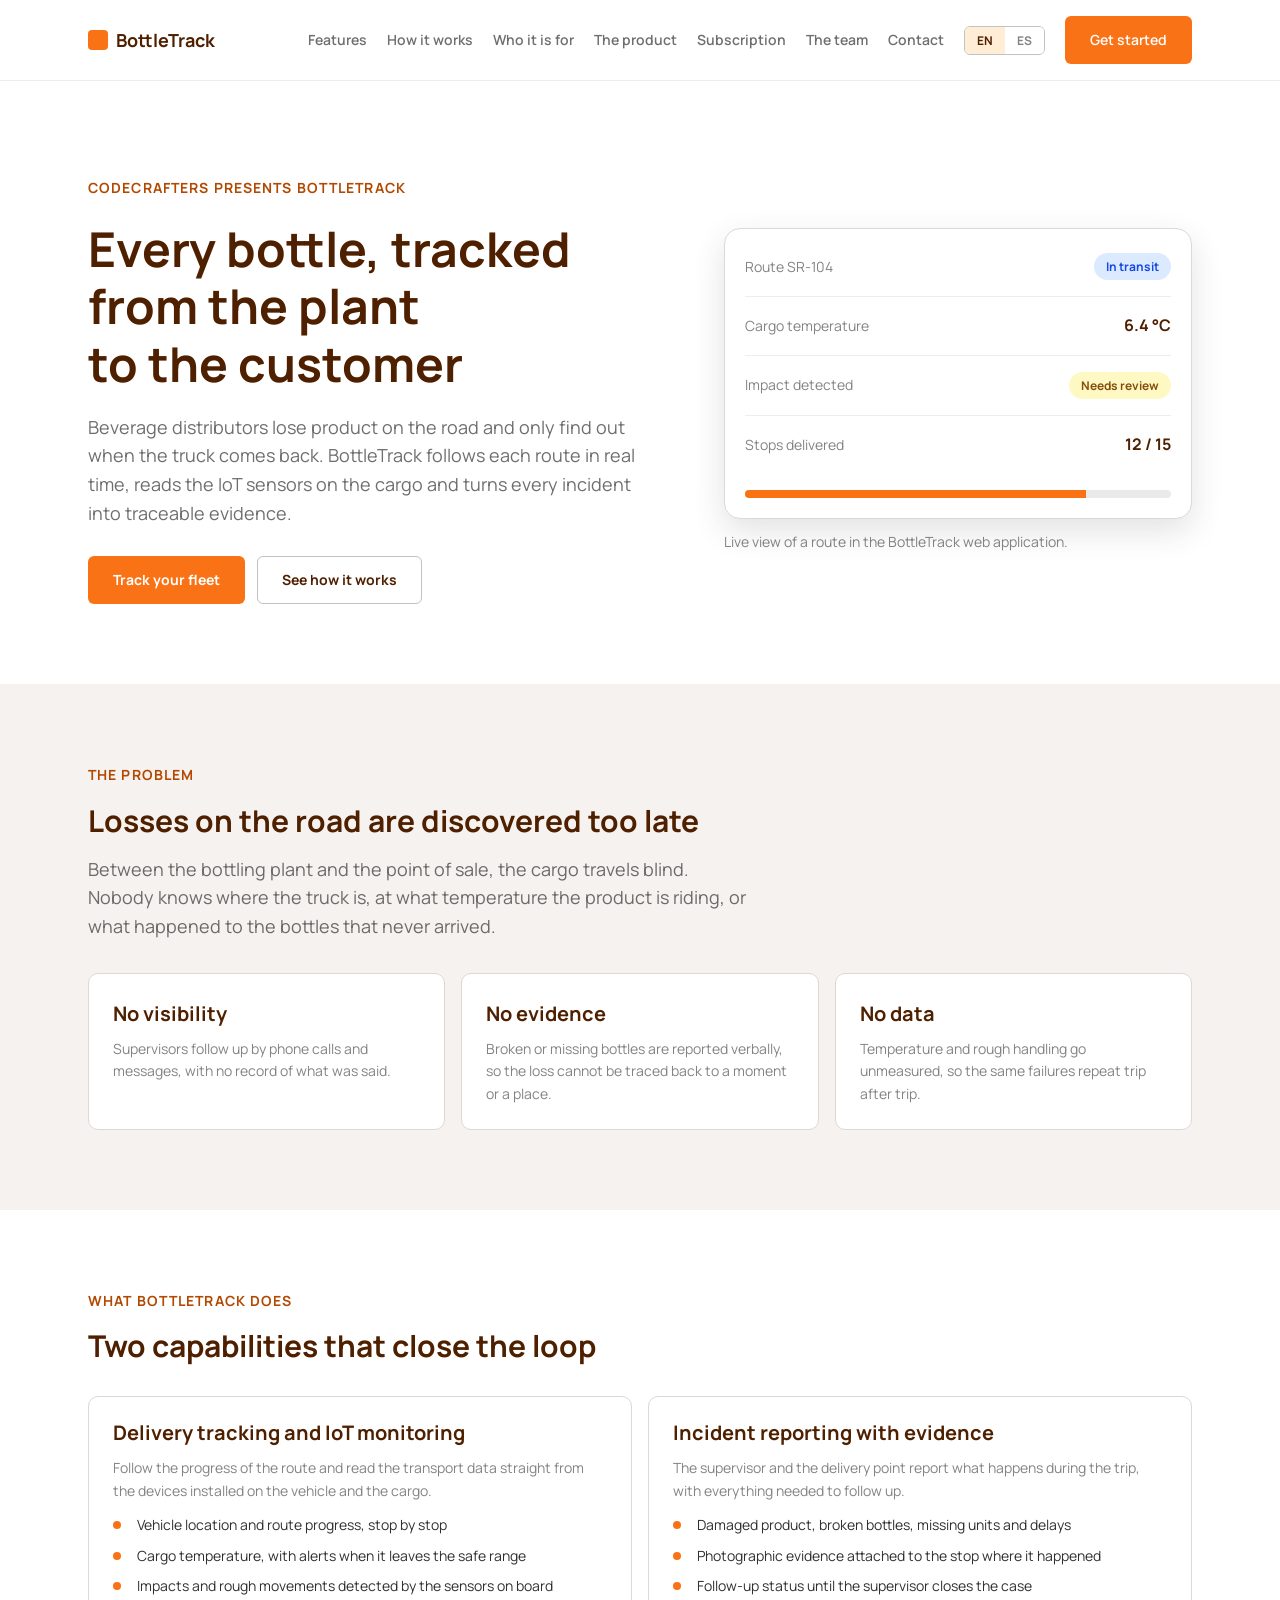
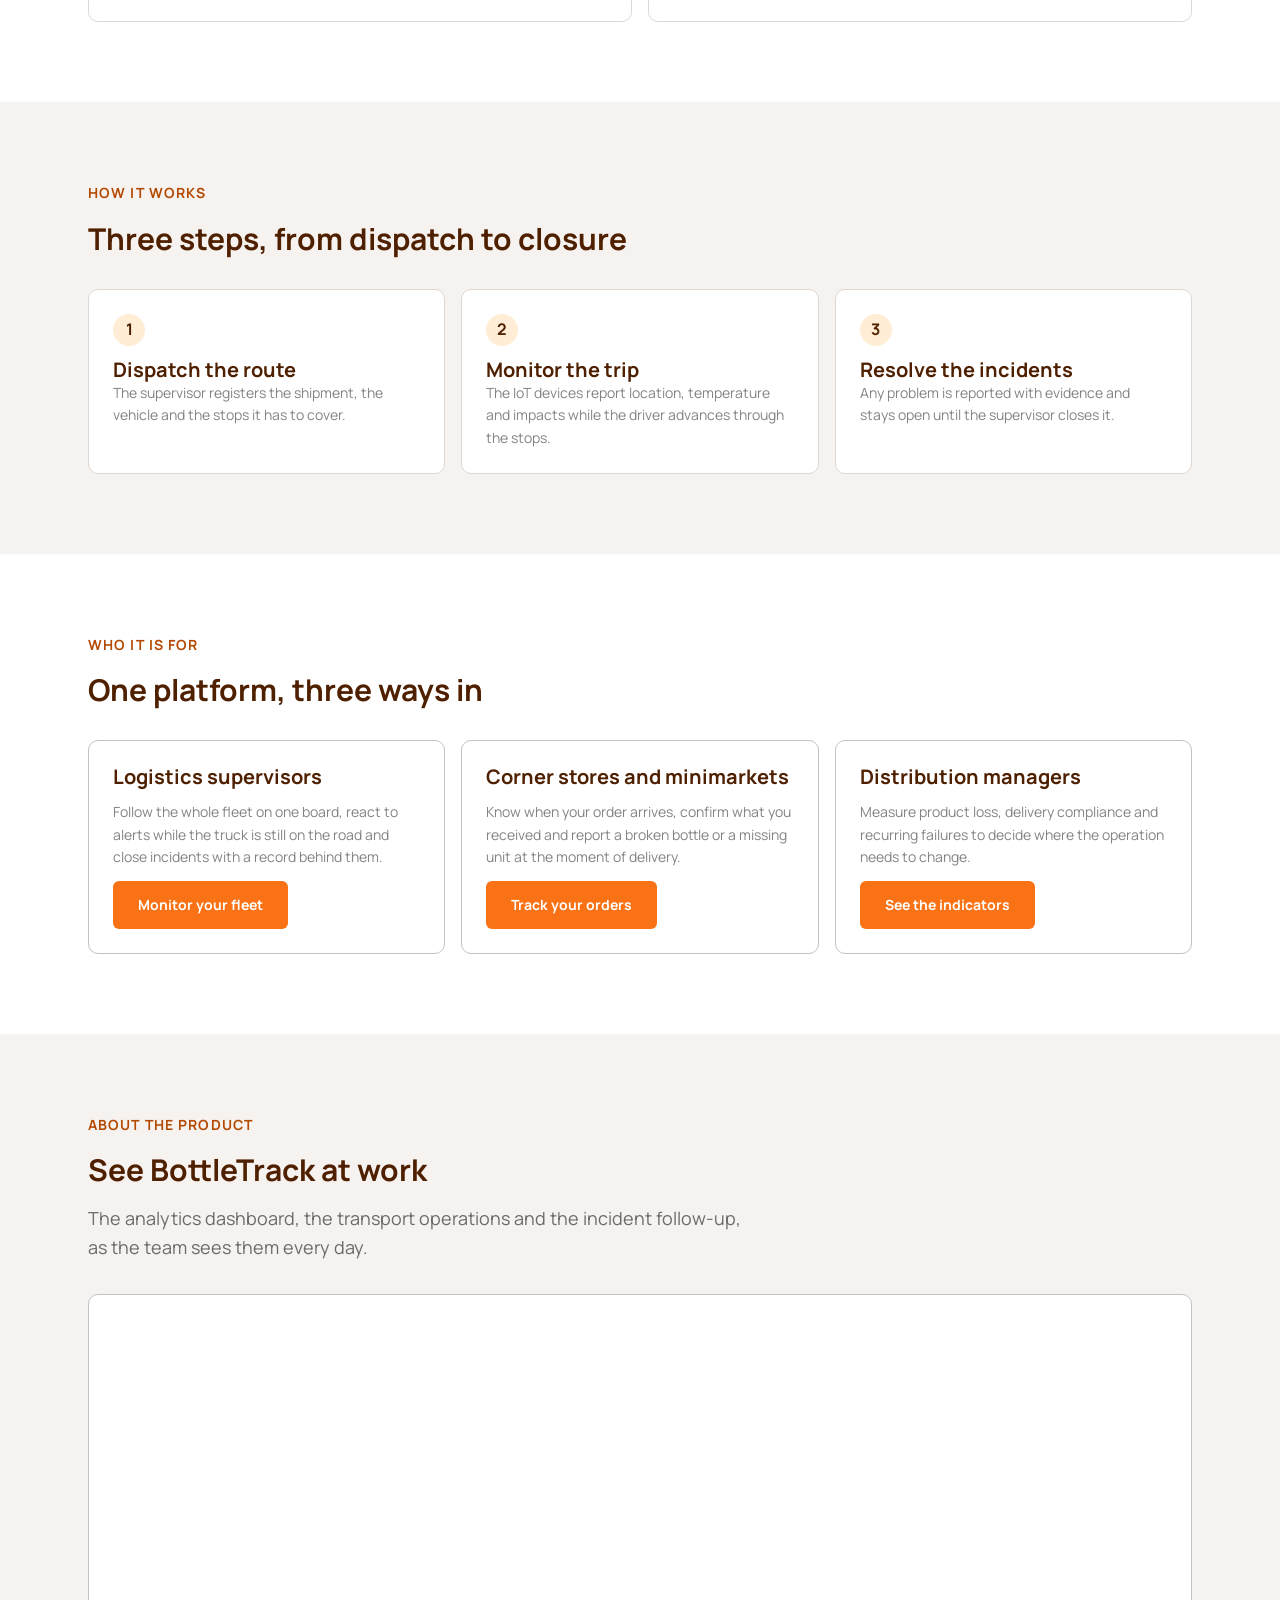
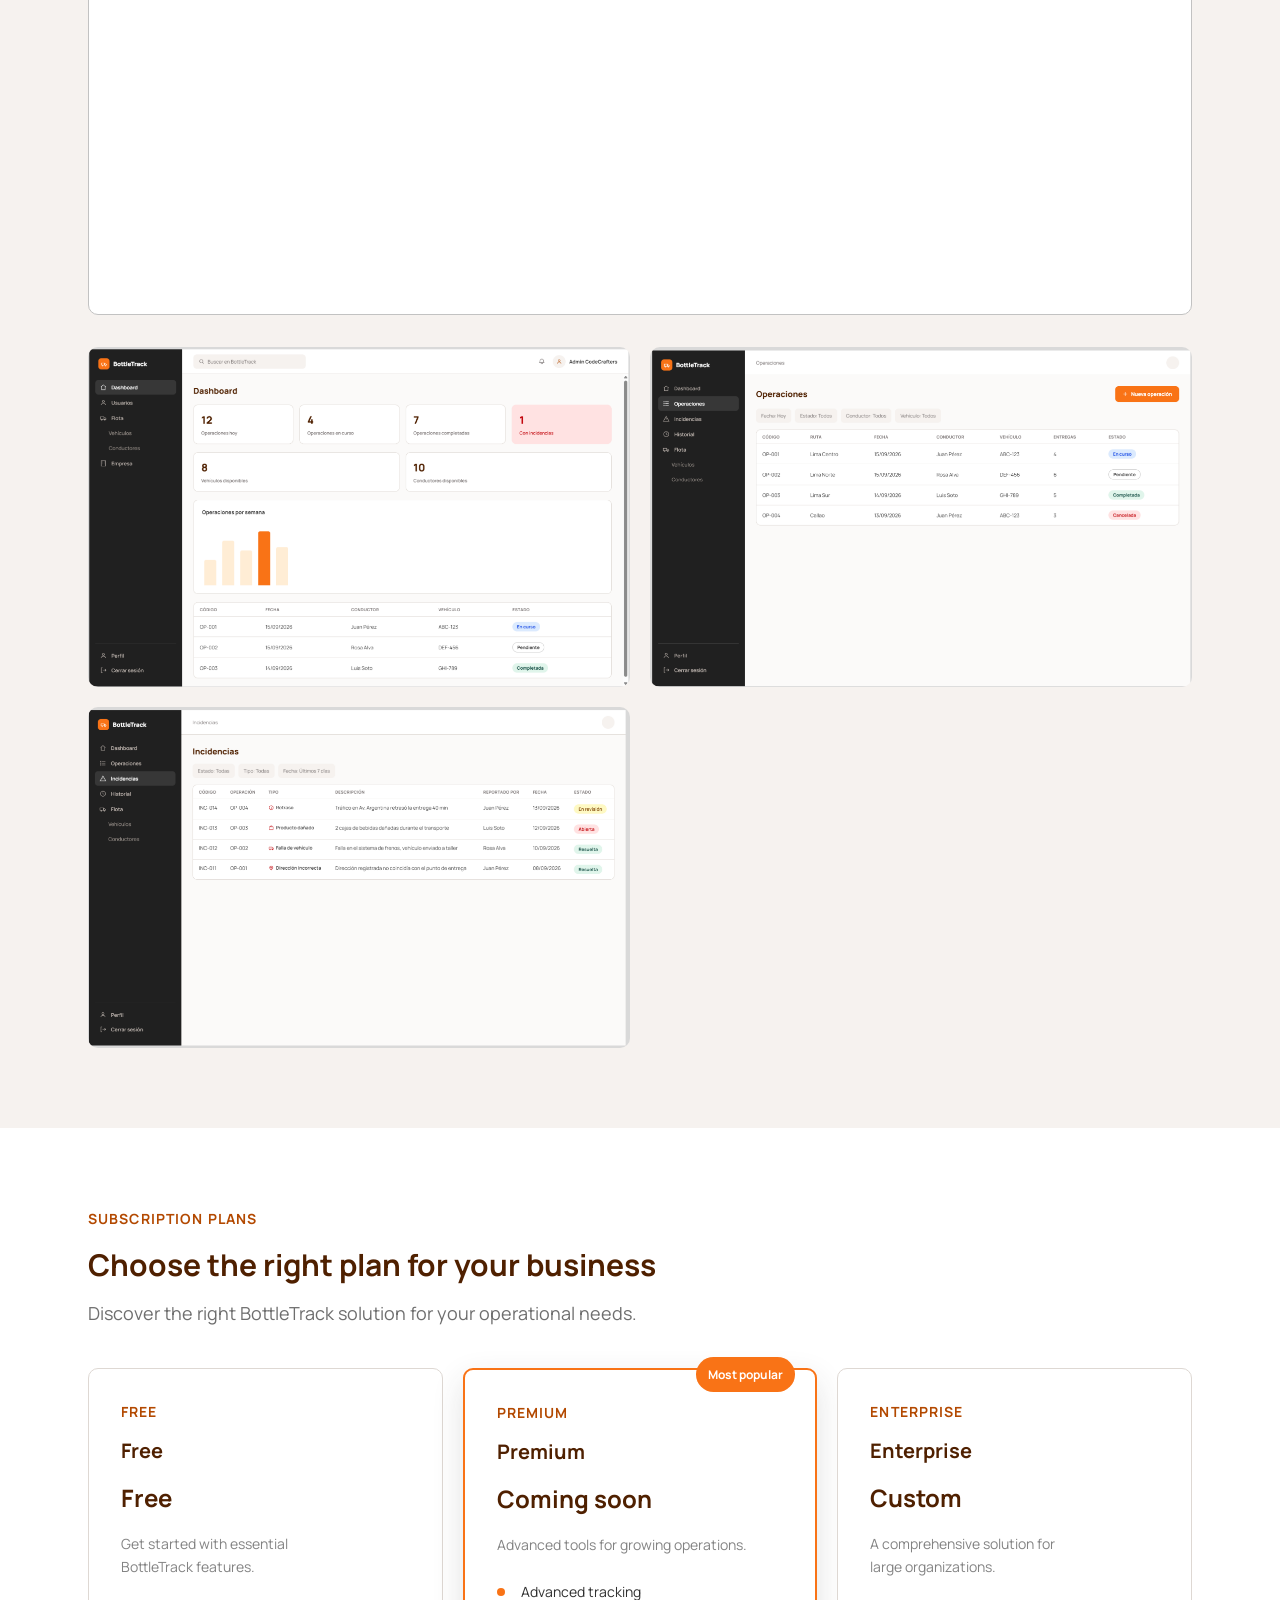
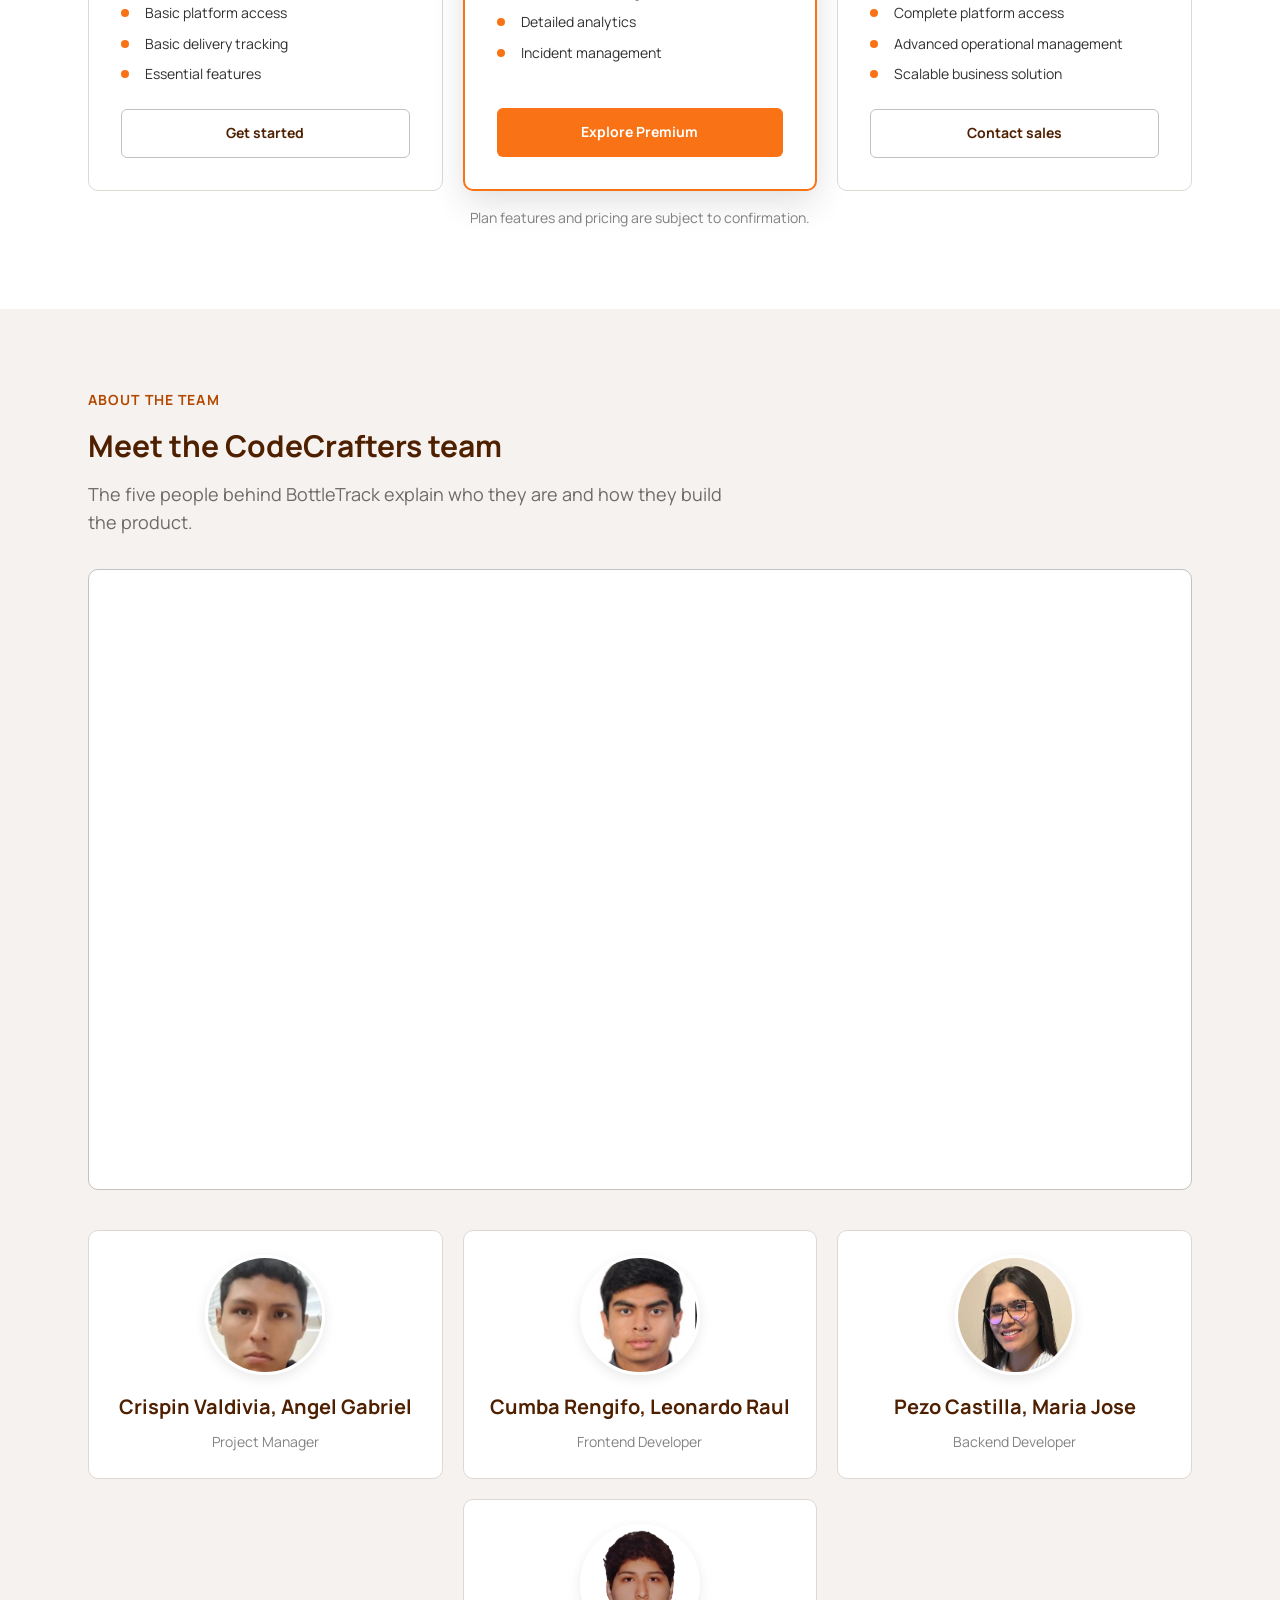
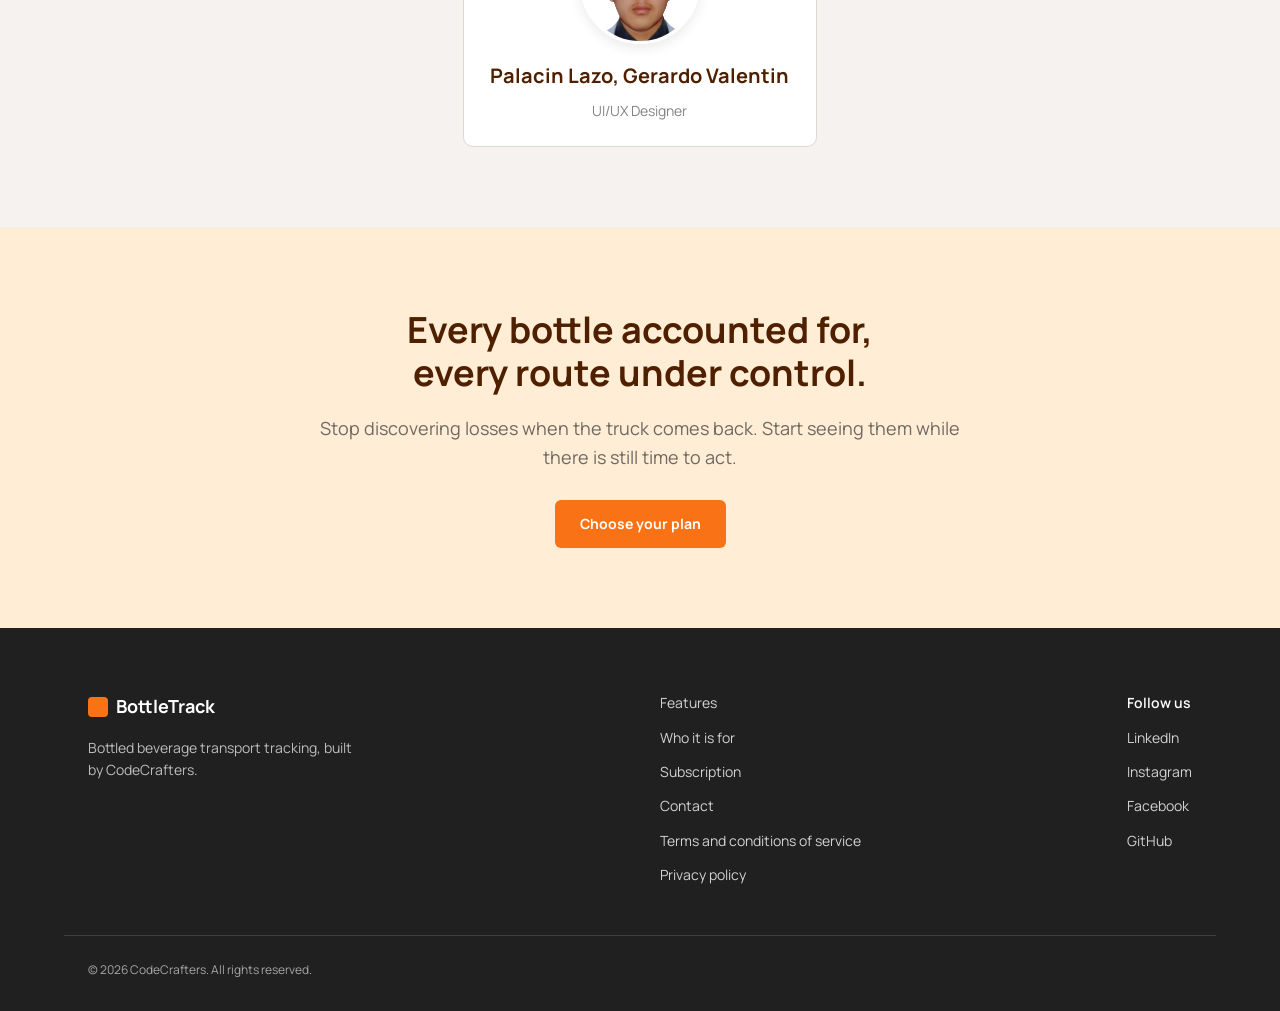
<file: index.html>
<!DOCTYPE html>
<html lang="en">
<head>
    <meta charset="UTF-8">
    <meta name="viewport" content="width=device-width, initial-scale=1.0">
    <link rel="icon" type="image/svg+xml" href="assets/images/favicon.svg">
    <title>BottleTrack | Bottled beverage transport tracking and IoT monitoring</title>
    <meta name="description" content="BottleTrack lets beverage distributors follow every route in real time, monitor cargo with IoT sensors and report transport incidents with evidence.">
    <meta name="keywords" content="beverage logistics, fleet tracking, IoT monitoring, cold chain, delivery incidents, transport management">
    <meta name="author" content="CodeCrafters">
    <meta property="og:title" content="BottleTrack | Bottled beverage transport tracking">
    <meta property="og:description" content="Follow every route in real time, monitor cargo with IoT sensors and report transport incidents with evidence.">
    <meta property="og:type" content="website">
    <meta property="og:locale" content="en_US">
    <meta property="og:locale:alternate" content="es_419">
    <link rel="preconnect" href="https://fonts.googleapis.com">
    <link rel="preconnect" href="https://fonts.gstatic.com" crossorigin>
    <link href="https://fonts.googleapis.com/css2?family=Manrope:wght@400;500;600;700&display=swap" rel="stylesheet">
    <link rel="stylesheet" href="assets/styles/tokens.css">
    <link rel="stylesheet" href="assets/styles/base.css">
    <link rel="stylesheet" href="assets/styles/components.css">
    <link rel="stylesheet" href="assets/styles/layout.css">
    <link rel="stylesheet" href="assets/styles/landing.css">
</head>
<body>
<a class="skip-link" href="#main" data-i18n="nav.skip">Skip to main content</a>

<div data-include="partials/header.html"></div>

<main id="main">
    <section class="hero">
        <div class="container hero__inner">
            <div class="hero__copy">
                <p class="eyebrow" data-i18n="hero.eyebrow">CodeCrafters presents BottleTrack</p>
                <h1 data-i18n="hero.title">Every bottle, tracked from the plant to the customer</h1>
                <p class="lead" data-i18n="hero.lead">Beverage distributors lose product on the road and only find out when the truck comes back. BottleTrack follows each route in real time, reads the IoT sensors on the cargo and turns every incident into traceable evidence.</p>
                <div class="hero__actions">
                    <a class="button button--primary" href="#segments" data-i18n="hero.primaryCta">Track your fleet</a>
                    <a class="button button--secondary" href="#how-it-works" data-i18n="hero.secondaryCta">See how it works</a>
                </div>
            </div>

            <figure class="hero__panel" aria-labelledby="hero-panel-caption">
                <div class="panel">
                    <div class="panel__row">
                        <span class="panel__label">Route SR-104</span>
                        <span class="chip chip--info" data-i18n="hero.panel.inTransit">In transit</span>
                    </div>
                    <div class="panel__row">
                        <span class="panel__label" data-i18n="hero.panel.temperature">Cargo temperature</span>
                        <span class="panel__value">6.4 &deg;C</span>
                    </div>
                    <div class="panel__row">
                        <span class="panel__label" data-i18n="hero.panel.impact">Impact detected</span>
                        <span class="chip chip--warning" data-i18n="hero.panel.review">Needs review</span>
                    </div>
                    <div class="panel__row">
                        <span class="panel__label" data-i18n="hero.panel.delivered">Stops delivered</span>
                        <span class="panel__value">12 / 15</span>
                    </div>
                    <div class="panel__progress" role="img" aria-label="80 percent of the route completed">
                        <span style="width: 80%"></span>
                    </div>
                </div>
                <figcaption class="muted" id="hero-panel-caption" data-i18n="hero.panel.caption">Live view of a route in the BottleTrack web application.</figcaption>
            </figure>
        </div>
    </section>

    <section class="section section--muted" aria-labelledby="problem-title">
        <div class="container stack">
            <p class="eyebrow" data-i18n="problem.eyebrow">The problem</p>
            <h2 id="problem-title" data-i18n="problem.title">Losses on the road are discovered too late</h2>
            <p class="lead" data-i18n="problem.lead">Between the bottling plant and the point of sale, the cargo travels blind. Nobody knows where the truck is, at what temperature the product is riding, or what happened to the bottles that never arrived.</p>
            <ul class="figure-grid">
                <li class="card">
                    <p class="figure-grid__value" data-i18n="problem.one.value">No visibility</p>
                    <p class="muted" data-i18n="problem.one.text">Supervisors follow up by phone calls and messages, with no record of what was said.</p>
                </li>
                <li class="card">
                    <p class="figure-grid__value" data-i18n="problem.two.value">No evidence</p>
                    <p class="muted" data-i18n="problem.two.text">Broken or missing bottles are reported verbally, so the loss cannot be traced back to a moment or a place.</p>
                </li>
                <li class="card">
                    <p class="figure-grid__value" data-i18n="problem.three.value">No data</p>
                    <p class="muted" data-i18n="problem.three.text">Temperature and rough handling go unmeasured, so the same failures repeat trip after trip.</p>
                </li>
            </ul>
        </div>
    </section>

    <section class="section" id="features" aria-labelledby="features-title">
        <div class="container stack">
            <p class="eyebrow" data-i18n="features.eyebrow">What BottleTrack does</p>
            <h2 id="features-title" data-i18n="features.title">Two capabilities that close the loop</h2>
            <div class="feature-grid">
                <article class="card">
                    <h3 data-i18n="features.tracking.title">Delivery tracking and IoT monitoring</h3>
                    <p class="muted" data-i18n="features.tracking.text">Follow the progress of the route and read the transport data straight from the devices installed on the vehicle and the cargo.</p>
                    <ul class="check-list">
                        <li data-i18n="features.tracking.one">Vehicle location and route progress, stop by stop</li>
                        <li data-i18n="features.tracking.two">Cargo temperature, with alerts when it leaves the safe range</li>
                        <li data-i18n="features.tracking.three">Impacts and rough movements detected by the sensors on board</li>
                    </ul>
                </article>
                <article class="card">
                    <h3 data-i18n="features.incidents.title">Incident reporting with evidence</h3>
                    <p class="muted" data-i18n="features.incidents.text">The supervisor and the delivery point report what happens during the trip, with everything needed to follow up.</p>
                    <ul class="check-list">
                        <li data-i18n="features.incidents.one">Damaged product, broken bottles, missing units and delays</li>
                        <li data-i18n="features.incidents.two">Photographic evidence attached to the stop where it happened</li>
                        <li data-i18n="features.incidents.three">Follow-up status until the supervisor closes the case</li>
                    </ul>
                </article>
            </div>
        </div>
    </section>

    <section class="section section--muted" id="how-it-works" aria-labelledby="how-title">
        <div class="container stack">
            <p class="eyebrow" data-i18n="how.eyebrow">How it works</p>
            <h2 id="how-title" data-i18n="how.title">Three steps, from dispatch to closure</h2>
            <ol class="step-list">
                <li class="card">
                    <span class="step-list__number" aria-hidden="true">1</span>
                    <h3 data-i18n="how.one.title">Dispatch the route</h3>
                    <p class="muted" data-i18n="how.one.text">The supervisor registers the shipment, the vehicle and the stops it has to cover.</p>
                </li>
                <li class="card">
                    <span class="step-list__number" aria-hidden="true">2</span>
                    <h3 data-i18n="how.two.title">Monitor the trip</h3>
                    <p class="muted" data-i18n="how.two.text">The IoT devices report location, temperature and impacts while the driver advances through the stops.</p>
                </li>
                <li class="card">
                    <span class="step-list__number" aria-hidden="true">3</span>
                    <h3 data-i18n="how.three.title">Resolve the incidents</h3>
                    <p class="muted" data-i18n="how.three.text">Any problem is reported with evidence and stays open until the supervisor closes it.</p>
                </li>
            </ol>
        </div>
    </section>

    <section class="section" id="segments" aria-labelledby="segments-title">
        <div class="container stack">
            <p class="eyebrow" data-i18n="segments.eyebrow">Who it is for</p>
            <h2 id="segments-title" data-i18n="segments.title">One platform, three ways in</h2>
            <div class="feature-grid">
                <article class="card card--interactive">
                    <h3 data-i18n="segments.supervisor.title">Logistics supervisors</h3>
                    <p class="muted" data-i18n="segments.supervisor.text">Follow the whole fleet on one board, react to alerts while the truck is still on the road and close incidents with a record behind them.</p>
                    <a class="button button--primary" href="https://frontend-web-aplication.vercel.app/monitoring" data-i18n="segments.supervisor.cta">Monitor your fleet</a>
                </article>
                <article class="card card--interactive">
                    <h3 data-i18n="segments.deliveryPoint.title">Corner stores and minimarkets</h3>
                    <p class="muted" data-i18n="segments.deliveryPoint.text">Know when your order arrives, confirm what you received and report a broken bottle or a missing unit at the moment of delivery.</p>
                    <a class="button button--primary" href="https://frontend-web-aplication.vercel.app/tracking" data-i18n="segments.deliveryPoint.cta">Track your orders</a>
                </article>
                <article class="card card--interactive">
                    <h3 data-i18n="segments.manager.title">Distribution managers</h3>
                    <p class="muted" data-i18n="segments.manager.text">Measure product loss, delivery compliance and recurring failures to decide where the operation needs to change.</p>
                    <a class="button button--primary" href="https://frontend-web-aplication.vercel.app/analytics" data-i18n="segments.manager.cta">See the indicators</a>
                </article>
            </div>
        </div>
    </section>

    <section class="section section--muted" id="product" aria-labelledby="product-title">
    <div class="container stack">
        <p class="eyebrow" data-i18n="product.eyebrow">About the product</p>

        <h2 id="product-title" data-i18n="product.title">
            See BottleTrack at work
        </h2>

        <p class="lead" data-i18n="product.lead">
            Discover how BottleTrack transforms beverage transportation management.
        </p>

        <div class="video-frame">
            <iframe src="https://www.youtube-nocookie.com/embed/o26x4zDOFbk"
                    title="About the Product: BottleTrack"
                    loading="lazy"
                    allow="accelerometer; clipboard-write; encrypted-media; gyroscope; picture-in-picture"
                    referrerpolicy="strict-origin-when-cross-origin"
                    allowfullscreen></iframe>
        </div>

        <div class="product-screenshots">
            <img src="assets/images/dashboard_bottletrack.png"
                 alt="BottleTrack dashboard with daily operation indicators">

            <img src="assets/images/operaciones_bottletrack.png"
                 alt="BottleTrack transport operations">

            <img src="assets/images/incidencias_bottletrack.png"
                 alt="BottleTrack reported incidents">
        </div>
    </div>
    </section>

    <section class="section" id="subscription"
         aria-labelledby="subscription-title">

    <div class="container stack">

        <p class="eyebrow" data-i18n="subscription.eyebrow">
            Subscription
        </p>

        <h2 id="subscription-title" data-i18n="subscription.title">
            Choose the right plan for your business
        </h2>

        <p class="lead" data-i18n="subscription.lead">
            Explore our subscription options.
        </p>

        <div class="subscription-grid">

            <!-- FREE PLAN -->
            <article class="card subscription-card">

                <p class="subscription-card__label">FREE</p>

                <h3 data-i18n="subscription.free.title">Free</h3>

                <p class="subscription-card__price"
                   data-i18n="subscription.free.price">
                    Free
                </p>

                <p class="muted"
                   data-i18n="subscription.free.description">
                    Get started with essential BottleTrack features.
                </p>

                <ul class="check-list">
                    <li data-i18n="subscription.free.feature1">Basic platform access</li>
                    <li data-i18n="subscription.free.feature2">Basic delivery tracking</li>
                    <li data-i18n="subscription.free.feature3">Essential features</li>
                </ul>

                <a href="https://frontend-web-aplication.vercel.app/iam/sign-up?plan=free" class="button button--secondary"
                   data-i18n="subscription.free.cta">
                    Get started
                </a>

            </article>

            <!-- PREMIUM PLAN -->
            <article class="card subscription-card subscription-card--featured">

                <span class="subscription-card__badge"
                      data-i18n="subscription.popular">
                    Most popular
                </span>

                <p class="subscription-card__label">PREMIUM</p>

                <h3 data-i18n="subscription.premium.title">Premium</h3>

                <p class="subscription-card__price"
                   data-i18n="subscription.premium.price">
                    Coming soon
                </p>

                <p class="muted"
                   data-i18n="subscription.premium.description">
                    Advanced tools for growing operations.
                </p>

                <ul class="check-list">
                    <li data-i18n="subscription.premium.feature1">Advanced tracking</li>
                    <li data-i18n="subscription.premium.feature2">Detailed analytics</li>
                    <li data-i18n="subscription.premium.feature3">Incident management</li>
                </ul>

                <a href="https://frontend-web-aplication.vercel.app/iam/sign-up?plan=premium" class="button button--primary"
                   data-i18n="subscription.premium.cta">
                    Explore Premium
                </a>

            </article>

            <!-- ENTERPRISE PLAN -->
            <article class="card subscription-card">

                <p class="subscription-card__label">ENTERPRISE</p>

                <h3 data-i18n="subscription.enterprise.title">Enterprise</h3>

                <p class="subscription-card__price"
                   data-i18n="subscription.enterprise.price">
                    Custom
                </p>

                <p class="muted"
                   data-i18n="subscription.enterprise.description">
                    A comprehensive solution for large organizations.
                </p>

                <ul class="check-list">
                    <li data-i18n="subscription.enterprise.feature1">Complete platform access</li>
                    <li data-i18n="subscription.enterprise.feature2">Advanced operational management</li>
                    <li data-i18n="subscription.enterprise.feature3">Scalable business solution</li>
                </ul>

                <a href="mailto:contact@bottletrack.com"
                   class="button button--secondary"
                   data-i18n="subscription.enterprise.cta">
                    Contact sales
                </a>

            </article>

        </div>

        <p class="subscription-note" data-i18n="subscription.note">
            Plan features and pricing are subject to confirmation.
        </p>

    </div>
    </section>

    <section class="section section--muted" id="team" aria-labelledby="team-title">
    <div class="container stack">

        <p class="eyebrow" data-i18n="team.eyebrow">
            About the team
        </p>

        <h2 id="team-title" data-i18n="team.title">
            Meet the CodeCrafters team
        </h2>

        <p class="lead" data-i18n="team.lead">
            Meet the people behind BottleTrack.
        </p>

        <div class="video-frame">
            <iframe src="https://www.youtube-nocookie.com/embed/jtTP8YT2dOU"
                    title="About the Team: CodeCrafters"
                    loading="lazy"
                    allow="accelerometer; clipboard-write; encrypted-media; gyroscope; picture-in-picture"
                    referrerpolicy="strict-origin-when-cross-origin"
                    allowfullscreen></iframe>
        </div>

        <div class="team-grid">

            <article class="card team-card">
                <img
                    src="assets/images/team-members/angel-crispin.jpeg"
                    alt="Ángel Crispín"
                    class="team-card__photo"
                    loading="lazy"
                >
                <h3 data-i18n="team.member1.name">Crispin Valdivia, Angel Gabriel</h3>
                <p class="muted" data-i18n="team.member1.role">Project Manager</p>
            </article>

            <article class="card team-card">
                <img
                    src="assets/images/team-members/leonardo-cumba.jpeg"
                    alt="Leonardo Cumba"
                    class="team-card__photo"
                    loading="lazy"
                >
                <h3 data-i18n="team.member2.name">Cumba Rengifo, Leonardo Raul</h3>
                <p class="muted" data-i18n="team.member2.role">Frontend Developer</p>
            </article>

            <article class="card team-card">
                <img
                    src="assets/images/team-members/maria-jose-pezo.jpeg"
                    alt="Maria Jose Pezo"
                    class="team-card__photo"
                    loading="lazy"
                >
                <h3 data-i18n="team.member3.name">Pezo Castilla, Maria Jose</h3>
                <p class="muted" data-i18n="team.member3.role">Backend Developer</p>
            </article>

            <article class="card team-card">
                <img
                    src="assets/images/team-members/gerardo-palacin.jpeg"
                    alt="Gerardo Palacín"s
                    class="team-card__photo"
                    loading="lazy"
                >
                <h3 data-i18n="team.member4.name">Palacin Lazo, Gerardo Valentin</h3>
                <p class="muted" data-i18n="team.member4.role">UI/UX Designer</p>
            </article>

        </div>
    </div>
    </section>

    <section class="section closing" id="closing" aria-labelledby="closing-title">
        <div class="container closing__inner">
            <h2 id="closing-title" data-i18n="closing.title">Every bottle accounted for, every route under control.</h2>
            <p class="lead" data-i18n="closing.lead">Stop discovering losses when the truck comes back. Start seeing them while there is still time to act.</p>
            <a class="button button--primary" href="#subscription" data-i18n="closing.cta">Choose your plan</a>
        </div>
    </section>


</main>

<div data-include="partials/footer.html"></div>

<script src="assets/scripts/translations.js"></script>
<script src="assets/scripts/i18n.js"></script>
<script src="assets/scripts/main.js"></script>
<script src="assets/scripts/partials.js"></script>
</body>
</html>
</file>
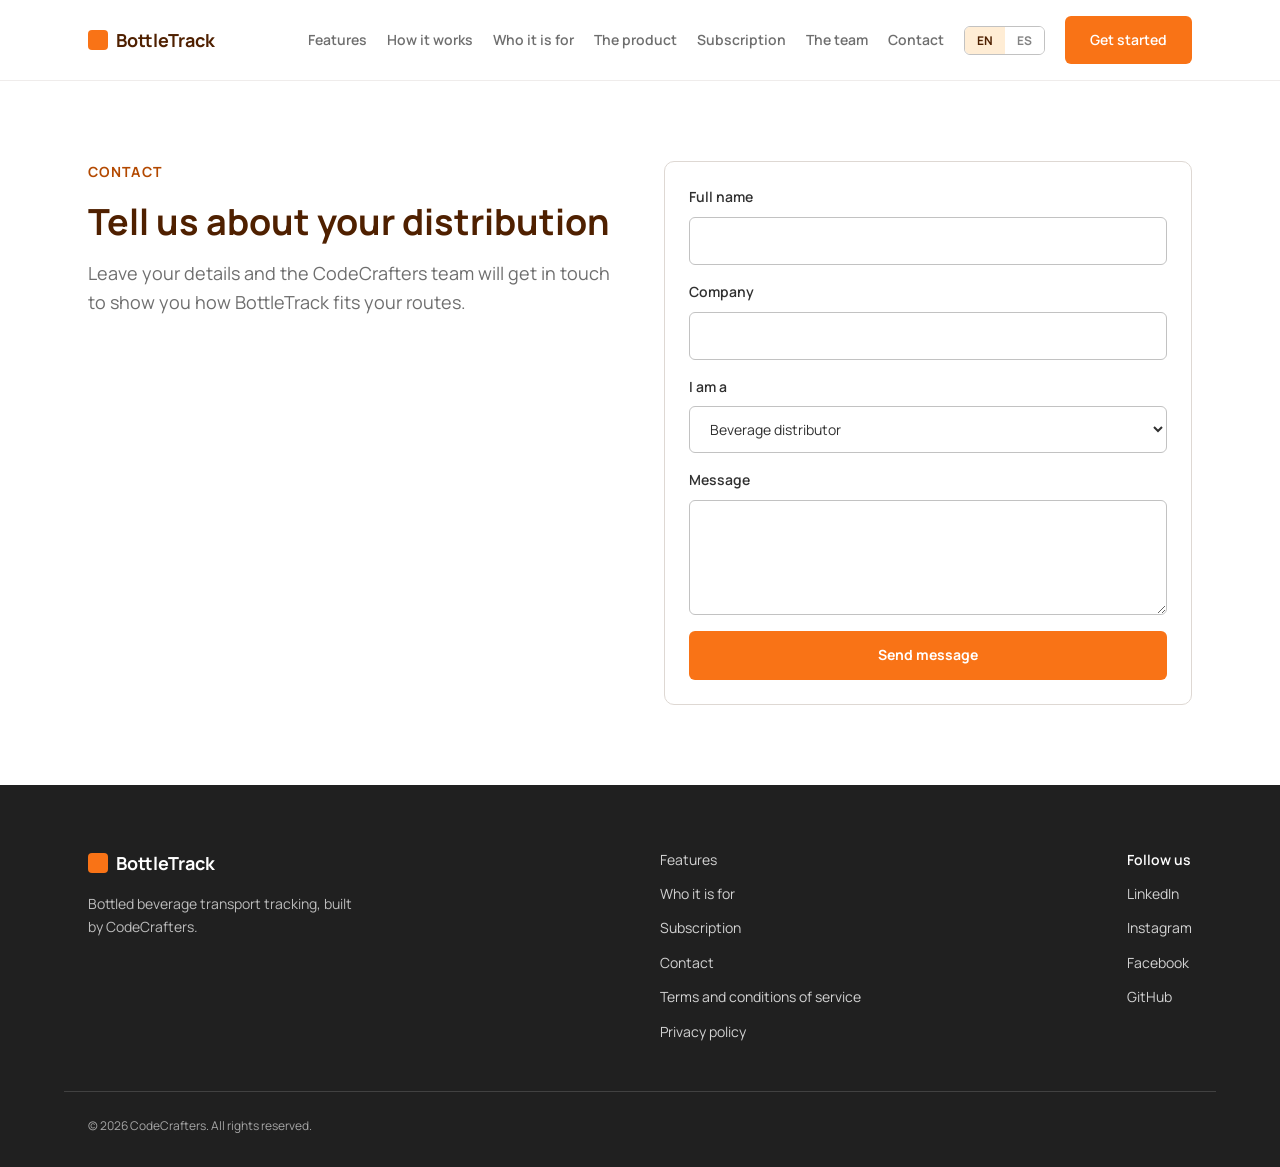
<file: contact.html>
<!DOCTYPE html>
<html lang="en">
<head>
    <meta charset="UTF-8">
    <meta name="viewport" content="width=device-width, initial-scale=1.0">
    <link rel="icon" type="image/svg+xml" href="assets/images/favicon.svg">
    <title>Contact | BottleTrack</title>
    <meta name="description" content="Contact the CodeCrafters team to learn how BottleTrack can track your bottled beverage routes and monitor your cargo.">
    <meta name="keywords" content="contact, BottleTrack, CodeCrafters, beverage logistics, demo">
    <meta name="author" content="CodeCrafters">
    <link rel="preconnect" href="https://fonts.googleapis.com">
    <link rel="preconnect" href="https://fonts.gstatic.com" crossorigin>
    <link href="https://fonts.googleapis.com/css2?family=Manrope:wght@400;500;600;700&display=swap" rel="stylesheet">
    <link rel="stylesheet" href="assets/styles/tokens.css">
    <link rel="stylesheet" href="assets/styles/base.css">
    <link rel="stylesheet" href="assets/styles/components.css">
    <link rel="stylesheet" href="assets/styles/layout.css">
    <link rel="stylesheet" href="assets/styles/landing.css">
</head>
<body>
<a class="skip-link" href="#main" data-i18n="nav.skip">Skip to main content</a>

<div data-include="partials/header.html"></div>

<main id="main">
    <section class="section" id="contact" aria-labelledby="contact-title">
        <div class="container contact">
            <div class="stack">
                <p class="eyebrow" data-i18n="contact.eyebrow">Contact</p>
                <h1 id="contact-title" data-i18n="contact.title">Tell us about your distribution</h1>
                <p class="lead" data-i18n="contact.lead">Leave your details and the CodeCrafters team will get in touch to show you how BottleTrack fits your routes.</p>
            </div>
            <form class="card contact__form" data-contact-form>
                <div class="field">
                    <label for="contact-name" data-i18n="contact.name">Full name</label>
                    <input class="input" id="contact-name" name="name" type="text" autocomplete="name" required>
                </div>
                <div class="field">
                    <label for="contact-company" data-i18n="contact.company">Company</label>
                    <input class="input" id="contact-company" name="company" type="text" autocomplete="organization" required>
                </div>
                <div class="field">
                    <label for="contact-segment" data-i18n="contact.segment">I am a</label>
                    <select class="input" id="contact-segment" name="segment" required>
                        <option value="distributor" data-i18n="contact.segment.distributor">Beverage distributor</option>
                        <option value="supervisor" data-i18n="contact.segment.supervisor">Fleet supervisor</option>
                        <option value="delivery-point" data-i18n="contact.segment.deliveryPoint">Corner store or minimarket</option>
                    </select>
                </div>
                <div class="field">
                    <label for="contact-message" data-i18n="contact.message">Message</label>
                    <textarea class="input" id="contact-message" name="message" rows="4" required></textarea>
                </div>
                <button class="button button--primary" type="submit" data-i18n="contact.submit">Send message</button>
                <p class="contact__status" role="status" data-contact-status hidden data-i18n="contact.sent">Thank you. The team will contact you soon.</p>
            </form>
        </div>
    </section>
</main>

<div data-include="partials/footer.html"></div>

<script src="assets/scripts/translations.js"></script>
<script src="assets/scripts/i18n.js"></script>
<script src="assets/scripts/main.js"></script>
<script src="assets/scripts/partials.js"></script>
</body>
</html>
</file>
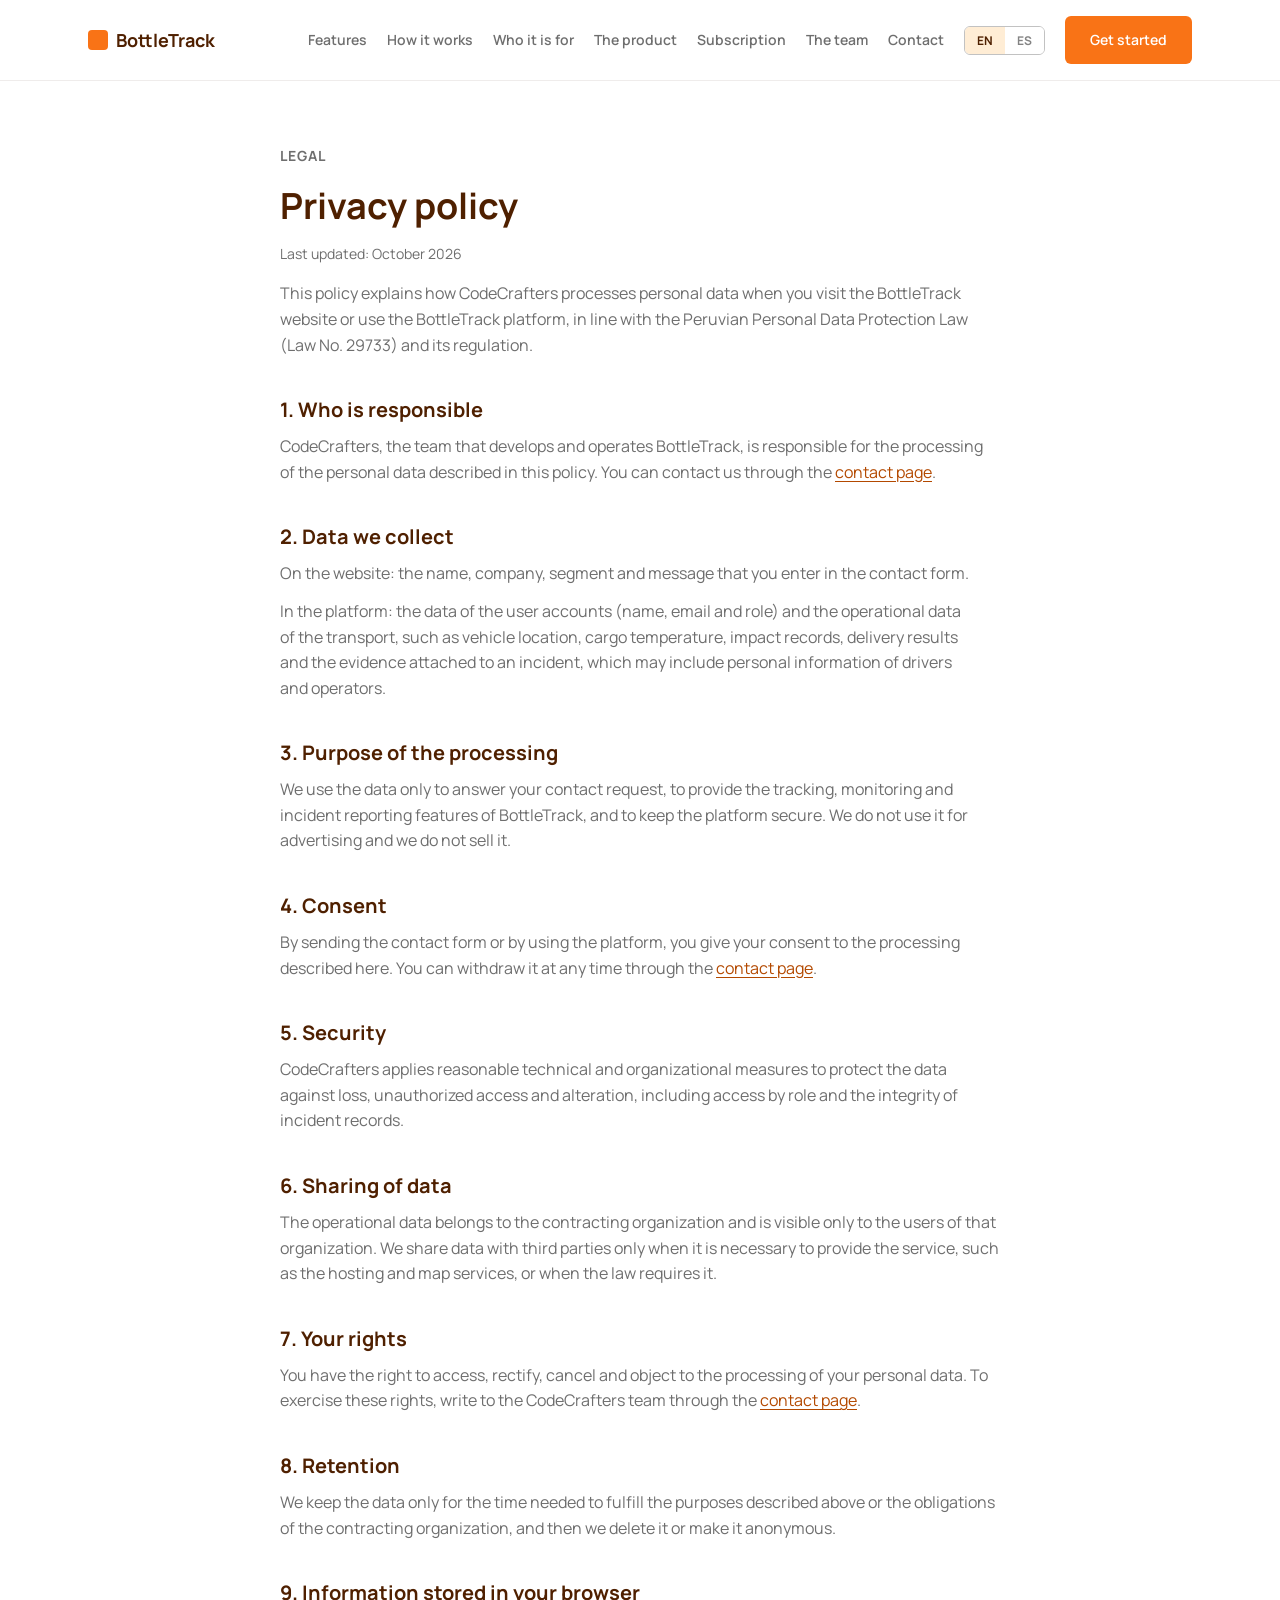
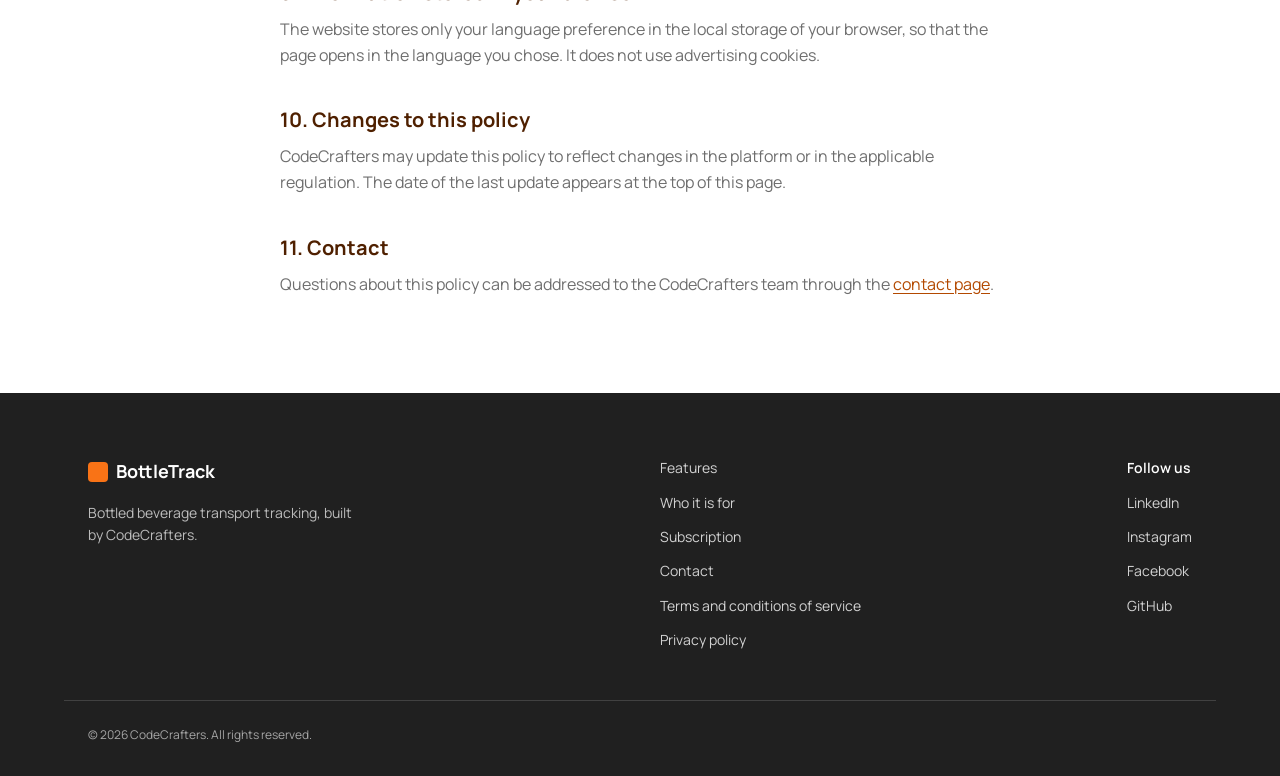
<file: privacy-policy.html>
<!DOCTYPE html>
<html lang="en">
<head>
    <meta charset="UTF-8">
    <meta name="viewport" content="width=device-width, initial-scale=1.0">
    <link rel="icon" type="image/svg+xml" href="assets/images/favicon.svg">
    <title>Privacy policy | BottleTrack</title>
    <meta name="description" content="Privacy policy of the BottleTrack platform: which personal data CodeCrafters collects, why, and how you can exercise your rights.">
    <meta name="keywords" content="privacy policy, personal data, BottleTrack, CodeCrafters">
    <meta name="author" content="CodeCrafters">
    <link rel="preconnect" href="https://fonts.googleapis.com">
    <link rel="preconnect" href="https://fonts.gstatic.com" crossorigin>
    <link href="https://fonts.googleapis.com/css2?family=Manrope:wght@400;500;600;700&display=swap" rel="stylesheet">
    <link rel="stylesheet" href="assets/styles/tokens.css">
    <link rel="stylesheet" href="assets/styles/base.css">
    <link rel="stylesheet" href="assets/styles/components.css">
    <link rel="stylesheet" href="assets/styles/layout.css">
    <link rel="stylesheet" href="assets/styles/landing.css">
    <link rel="stylesheet" href="assets/styles/legal.css">
</head>
<body>
<a class="skip-link" href="#main" data-i18n="nav.skip">Skip to main content</a>

<div data-include="partials/header.html"></div>

<main class="container legal" id="main">
    <header class="stack">
        <p class="eyebrow" data-i18n="terms.eyebrow">Legal</p>
        <h1 data-i18n="privacy.title">Privacy policy</h1>
        <p class="muted" data-i18n="privacy.updated">Last updated: October 2026</p>
        <p data-i18n="privacy.intro">This policy explains how CodeCrafters processes personal data when you visit the BottleTrack website or use the BottleTrack platform, in line with the Peruvian Personal Data Protection Law (Law No. 29733) and its regulation.</p>
    </header>

    <section aria-labelledby="controller">
        <h2 id="controller" data-i18n="privacy.controller.title">1. Who is responsible</h2>
        <p><span data-i18n="privacy.controller.body">CodeCrafters, the team that develops and operates BottleTrack, is responsible for the processing of the personal data described in this policy. You can contact us through the</span> <a href="contact.html" data-i18n="legal.contactPage">contact page</a>.</p>
    </section>

    <section aria-labelledby="collected">
        <h2 id="collected" data-i18n="privacy.collected.title">2. Data we collect</h2>
        <p data-i18n="privacy.collected.body1">On the website: the name, company, segment and message that you enter in the contact form.</p>
        <p data-i18n="privacy.collected.body2">In the platform: the data of the user accounts (name, email and role) and the operational data of the transport, such as vehicle location, cargo temperature, impact records, delivery results and the evidence attached to an incident, which may include personal information of drivers and operators.</p>
    </section>

    <section aria-labelledby="purpose">
        <h2 id="purpose" data-i18n="privacy.purpose.title">3. Purpose of the processing</h2>
        <p data-i18n="privacy.purpose.body">We use the data only to answer your contact request, to provide the tracking, monitoring and incident reporting features of BottleTrack, and to keep the platform secure. We do not use it for advertising and we do not sell it.</p>
    </section>

    <section aria-labelledby="consent">
        <h2 id="consent" data-i18n="privacy.consent.title">4. Consent</h2>
        <p><span data-i18n="privacy.consent.body">By sending the contact form or by using the platform, you give your consent to the processing described here. You can withdraw it at any time through the</span> <a href="contact.html" data-i18n="legal.contactPage">contact page</a>.</p>
    </section>

    <section aria-labelledby="security">
        <h2 id="security" data-i18n="privacy.security.title">5. Security</h2>
        <p data-i18n="privacy.security.body">CodeCrafters applies reasonable technical and organizational measures to protect the data against loss, unauthorized access and alteration, including access by role and the integrity of incident records.</p>
    </section>

    <section aria-labelledby="sharing">
        <h2 id="sharing" data-i18n="privacy.sharing.title">6. Sharing of data</h2>
        <p data-i18n="privacy.sharing.body">The operational data belongs to the contracting organization and is visible only to the users of that organization. We share data with third parties only when it is necessary to provide the service, such as the hosting and map services, or when the law requires it.</p>
    </section>

    <section aria-labelledby="rights">
        <h2 id="rights" data-i18n="privacy.rights.title">7. Your rights</h2>
        <p><span data-i18n="privacy.rights.body">You have the right to access, rectify, cancel and object to the processing of your personal data. To exercise these rights, write to the CodeCrafters team through the</span> <a href="contact.html" data-i18n="legal.contactPage">contact page</a>.</p>
    </section>

    <section aria-labelledby="retention">
        <h2 id="retention" data-i18n="privacy.retention.title">8. Retention</h2>
        <p data-i18n="privacy.retention.body">We keep the data only for the time needed to fulfill the purposes described above or the obligations of the contracting organization, and then we delete it or make it anonymous.</p>
    </section>

    <section aria-labelledby="storage">
        <h2 id="storage" data-i18n="privacy.storage.title">9. Information stored in your browser</h2>
        <p data-i18n="privacy.storage.body">The website stores only your language preference in the local storage of your browser, so that the page opens in the language you chose. It does not use advertising cookies.</p>
    </section>

    <section aria-labelledby="changes">
        <h2 id="changes" data-i18n="privacy.changes.title">10. Changes to this policy</h2>
        <p data-i18n="privacy.changes.body">CodeCrafters may update this policy to reflect changes in the platform or in the applicable regulation. The date of the last update appears at the top of this page.</p>
    </section>

    <section aria-labelledby="contact">
        <h2 id="contact" data-i18n="privacy.contact.title">11. Contact</h2>
        <p><span data-i18n="privacy.contact.body">Questions about this policy can be addressed to the CodeCrafters team through the</span> <a href="contact.html" data-i18n="legal.contactPage">contact page</a>.</p>
    </section>
</main>

<div data-include="partials/footer.html"></div>

<script src="assets/scripts/translations.js"></script>
<script src="assets/scripts/i18n.js"></script>
<script src="assets/scripts/main.js"></script>
<script src="assets/scripts/partials.js"></script>
</body>
</html>
</file>
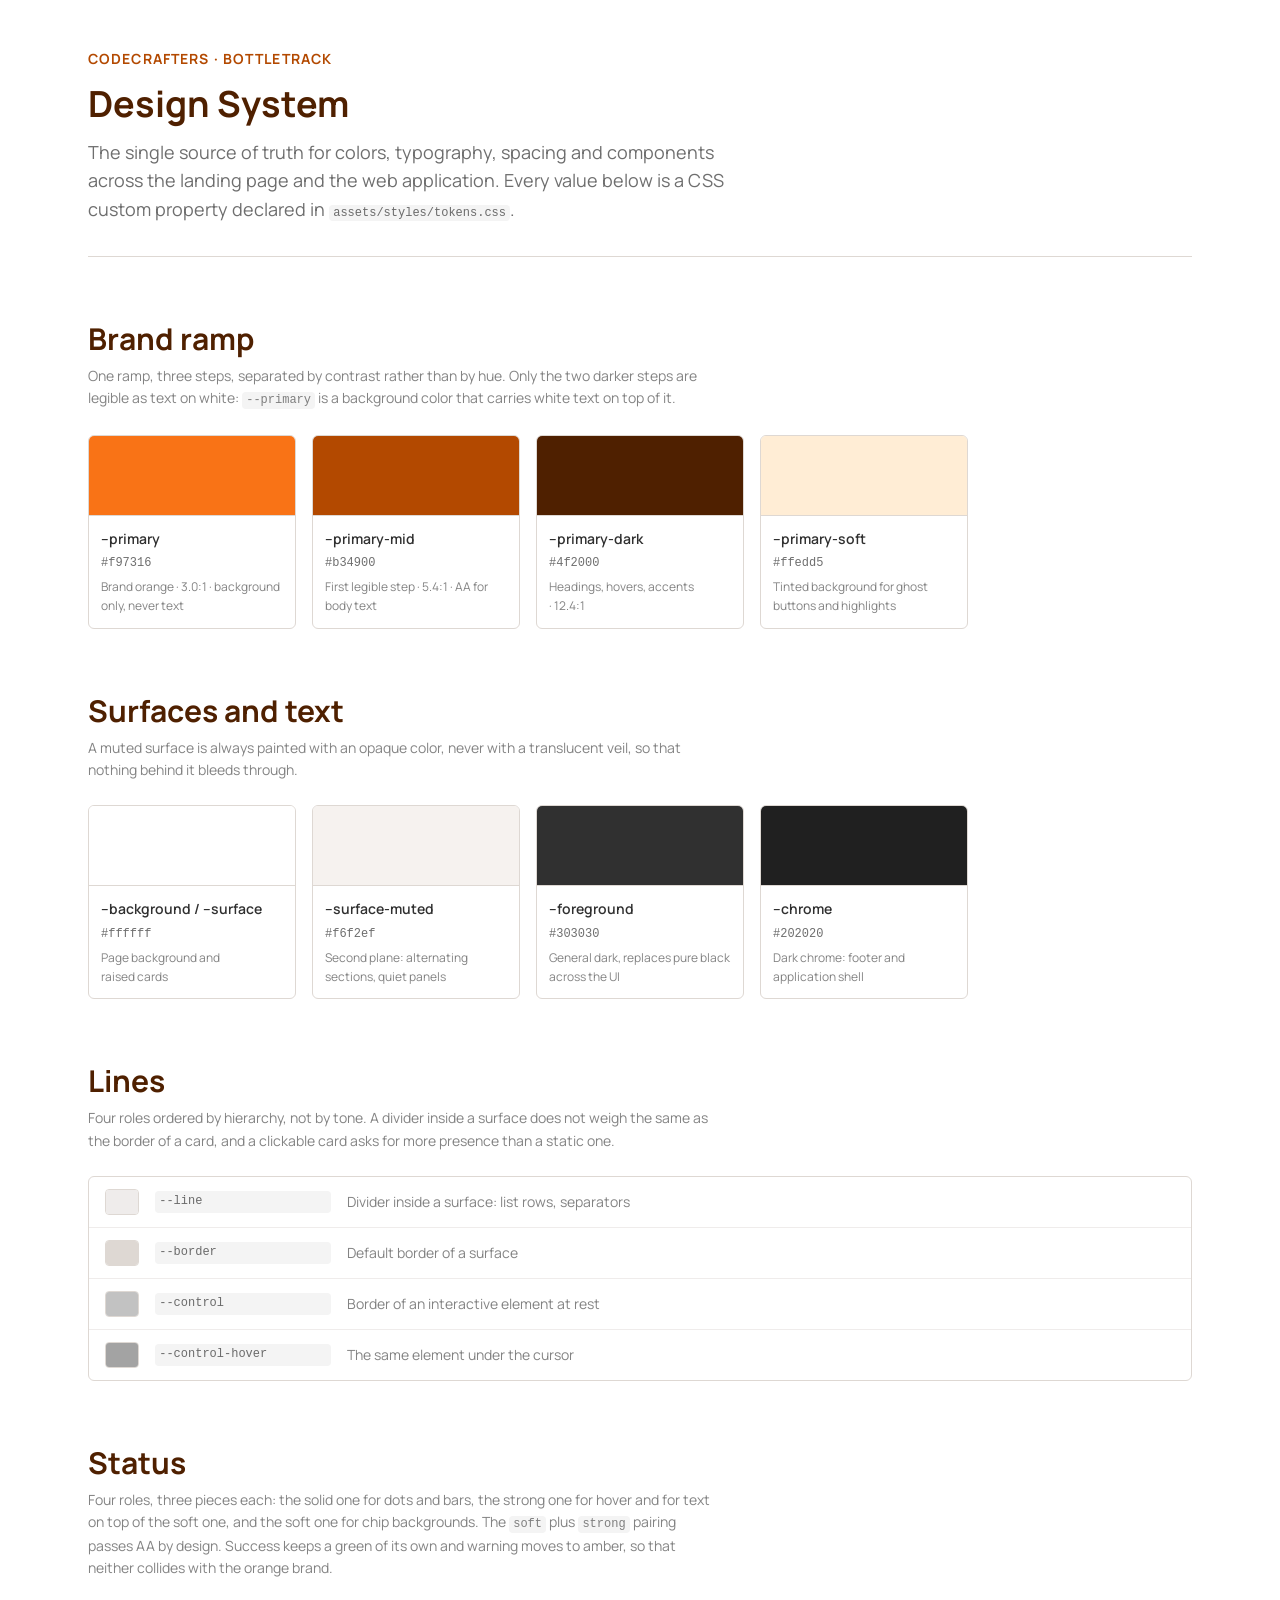
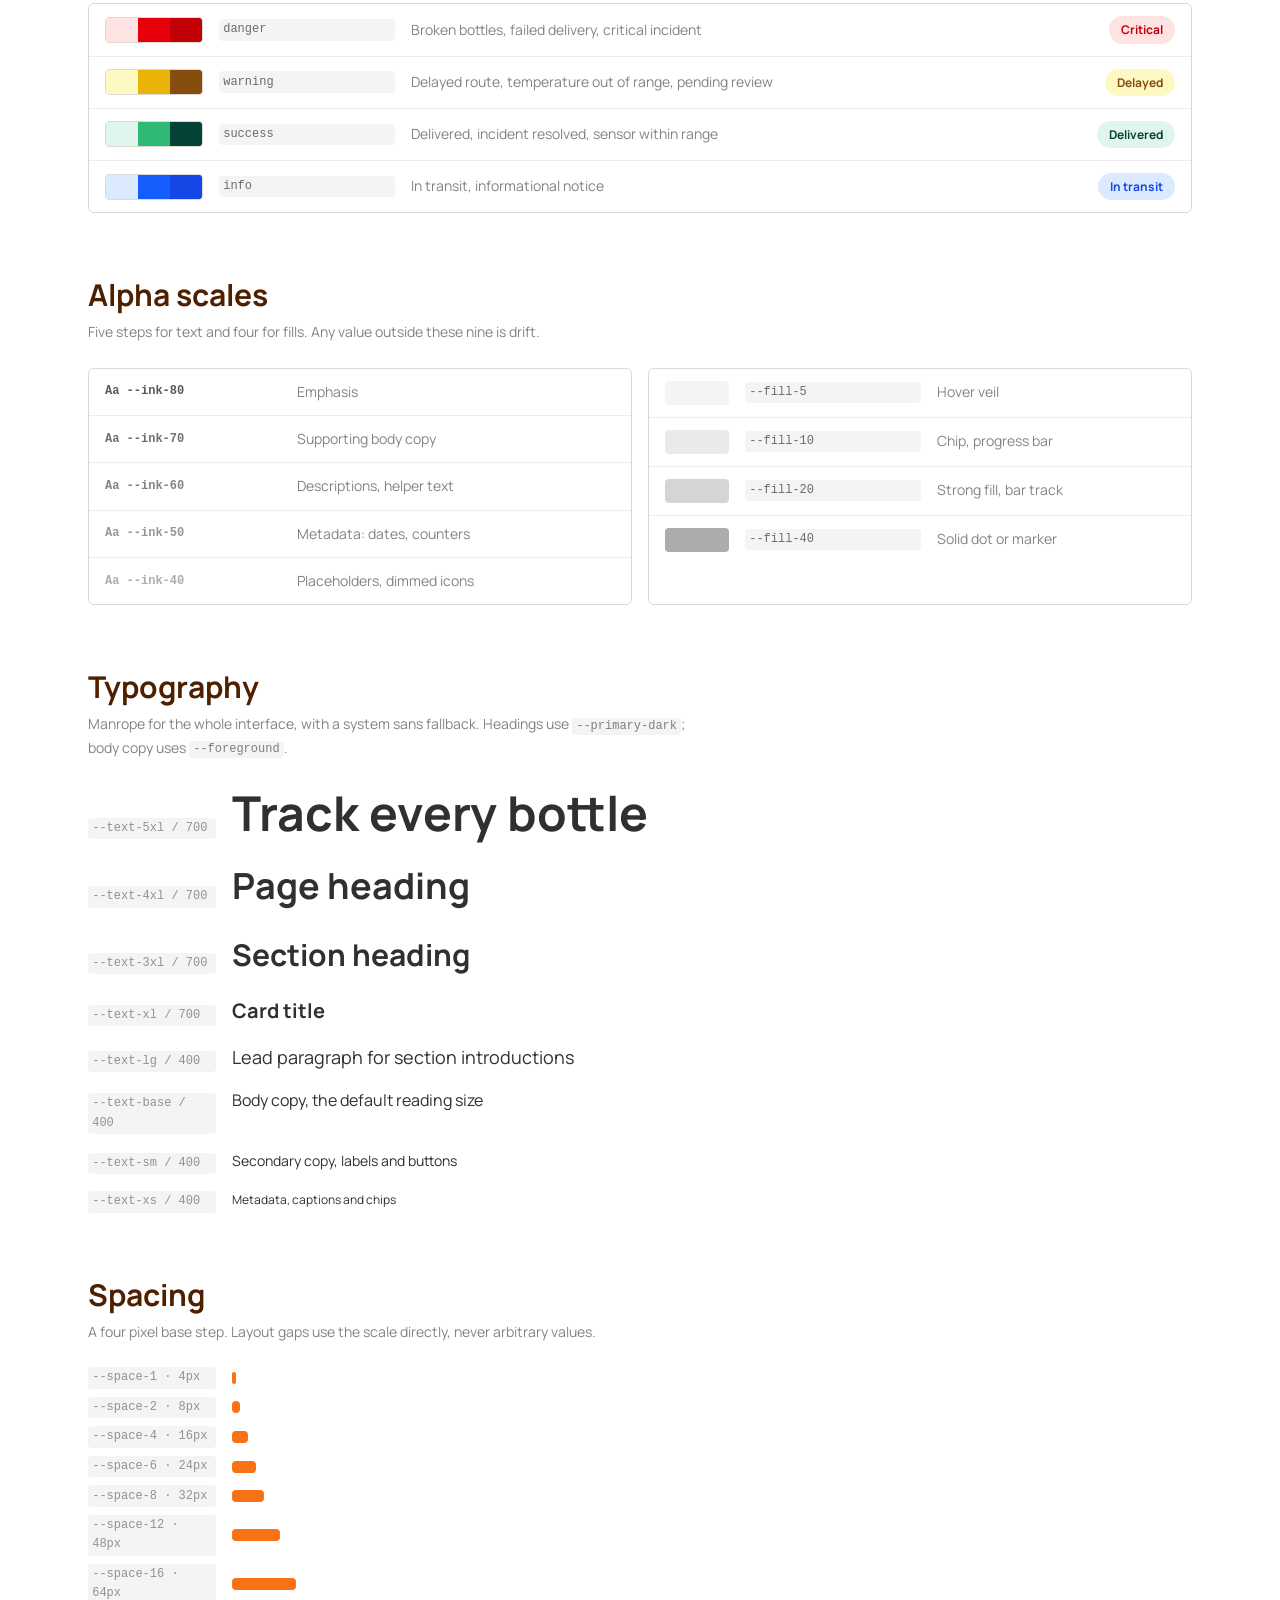
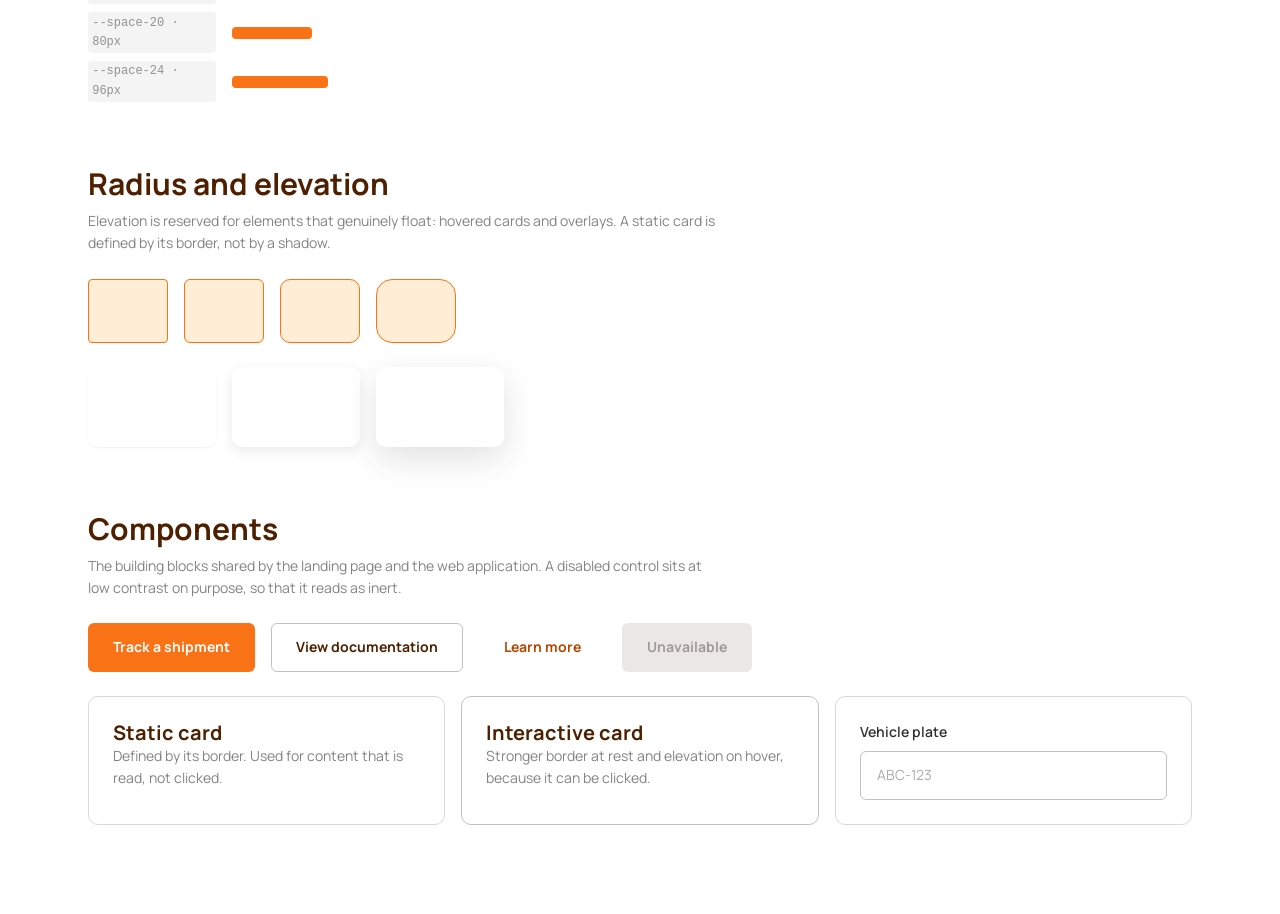
<file: style-guide.html>
<!DOCTYPE html>
<html lang="en">
<head>
    <meta charset="UTF-8">
    <meta name="viewport" content="width=device-width, initial-scale=1.0">
    <link rel="icon" type="image/svg+xml" href="assets/images/favicon.svg">
    <title>BottleTrack Design System | CodeCrafters</title>
    <meta name="description" content="Design system and style guidelines for BottleTrack, the bottled beverage transport tracking platform by CodeCrafters.">
    <meta name="author" content="CodeCrafters">
    <link rel="preconnect" href="https://fonts.googleapis.com">
    <link rel="preconnect" href="https://fonts.gstatic.com" crossorigin>
    <link href="https://fonts.googleapis.com/css2?family=Manrope:wght@400;500;600;700&display=swap" rel="stylesheet">
    <link rel="stylesheet" href="assets/styles/tokens.css">
    <link rel="stylesheet" href="assets/styles/base.css">
    <link rel="stylesheet" href="assets/styles/components.css">
    <link rel="stylesheet" href="assets/styles/style-guide.css">
</head>
<body>
<a class="skip-link" href="#main">Skip to main content</a>

<main class="container style-guide" id="main">
    <header class="style-guide__header">
        <p class="eyebrow">CodeCrafters &middot; BottleTrack</p>
        <h1>Design System</h1>
        <p class="lead">The single source of truth for colors, typography, spacing and components across the landing page and the web application. Every value below is a CSS custom property declared in <code>assets/styles/tokens.css</code>.</p>
    </header>

    <section class="style-guide__section" aria-labelledby="brand-heading">
        <div class="style-guide__intro">
            <h2 id="brand-heading">Brand ramp</h2>
            <p>One ramp, three steps, separated by contrast rather than by hue. Only the two darker steps are legible as text on white: <code>--primary</code> is a background color that carries white text on top of it.</p>
        </div>
        <ul class="swatch-grid">
            <li class="swatch">
                <div class="swatch__sample" style="background: var(--primary)"></div>
                <div class="swatch__body">
                    <p class="swatch__name">--primary</p>
                    <button class="swatch__value" type="button" data-copy="#f97316">#f97316</button>
                    <p class="swatch__note">Brand orange &middot; 3.0:1 &middot; background only, never text</p>
                </div>
            </li>
            <li class="swatch">
                <div class="swatch__sample" style="background: var(--primary-mid)"></div>
                <div class="swatch__body">
                    <p class="swatch__name">--primary-mid</p>
                    <button class="swatch__value" type="button" data-copy="#b34900">#b34900</button>
                    <p class="swatch__note">First legible step &middot; 5.4:1 &middot; AA for body text</p>
                </div>
            </li>
            <li class="swatch">
                <div class="swatch__sample" style="background: var(--primary-dark)"></div>
                <div class="swatch__body">
                    <p class="swatch__name">--primary-dark</p>
                    <button class="swatch__value" type="button" data-copy="#4f2000">#4f2000</button>
                    <p class="swatch__note">Headings, hovers, accents &middot; 12.4:1</p>
                </div>
            </li>
            <li class="swatch">
                <div class="swatch__sample" style="background: var(--primary-soft)"></div>
                <div class="swatch__body">
                    <p class="swatch__name">--primary-soft</p>
                    <button class="swatch__value" type="button" data-copy="#ffedd5">#ffedd5</button>
                    <p class="swatch__note">Tinted background for ghost buttons and highlights</p>
                </div>
            </li>
        </ul>
    </section>

    <section class="style-guide__section" aria-labelledby="surface-heading">
        <div class="style-guide__intro">
            <h2 id="surface-heading">Surfaces and text</h2>
            <p>A muted surface is always painted with an opaque color, never with a translucent veil, so that nothing behind it bleeds through.</p>
        </div>
        <ul class="swatch-grid">
            <li class="swatch">
                <div class="swatch__sample" style="background: var(--background)"></div>
                <div class="swatch__body">
                    <p class="swatch__name">--background / --surface</p>
                    <button class="swatch__value" type="button" data-copy="#ffffff">#ffffff</button>
                    <p class="swatch__note">Page background and raised cards</p>
                </div>
            </li>
            <li class="swatch">
                <div class="swatch__sample" style="background: var(--surface-muted)"></div>
                <div class="swatch__body">
                    <p class="swatch__name">--surface-muted</p>
                    <button class="swatch__value" type="button" data-copy="#f6f2ef">#f6f2ef</button>
                    <p class="swatch__note">Second plane: alternating sections, quiet panels</p>
                </div>
            </li>
            <li class="swatch">
                <div class="swatch__sample" style="background: var(--foreground)"></div>
                <div class="swatch__body">
                    <p class="swatch__name">--foreground</p>
                    <button class="swatch__value" type="button" data-copy="#303030">#303030</button>
                    <p class="swatch__note">General dark, replaces pure black across the UI</p>
                </div>
            </li>
            <li class="swatch">
                <div class="swatch__sample" style="background: var(--chrome)"></div>
                <div class="swatch__body">
                    <p class="swatch__name">--chrome</p>
                    <button class="swatch__value" type="button" data-copy="#202020">#202020</button>
                    <p class="swatch__note">Dark chrome: footer and application shell</p>
                </div>
            </li>
        </ul>
    </section>

    <section class="style-guide__section" aria-labelledby="lines-heading">
        <div class="style-guide__intro">
            <h2 id="lines-heading">Lines</h2>
            <p>Four roles ordered by hierarchy, not by tone. A divider inside a surface does not weigh the same as the border of a card, and a clickable card asks for more presence than a static one.</p>
        </div>
        <ul class="token-list">
            <li>
                <span class="status-preview" aria-hidden="true"><span style="background: var(--line)"></span></span>
                <code class="token-list__label">--line</code>
                <span class="token-list__role">Divider inside a surface: list rows, separators</span>
            </li>
            <li>
                <span class="status-preview" aria-hidden="true"><span style="background: var(--border)"></span></span>
                <code class="token-list__label">--border</code>
                <span class="token-list__role">Default border of a surface</span>
            </li>
            <li>
                <span class="status-preview" aria-hidden="true"><span style="background: var(--control)"></span></span>
                <code class="token-list__label">--control</code>
                <span class="token-list__role">Border of an interactive element at rest</span>
            </li>
            <li>
                <span class="status-preview" aria-hidden="true"><span style="background: var(--control-hover)"></span></span>
                <code class="token-list__label">--control-hover</code>
                <span class="token-list__role">The same element under the cursor</span>
            </li>
        </ul>
    </section>

    <section class="style-guide__section" aria-labelledby="status-heading">
        <div class="style-guide__intro">
            <h2 id="status-heading">Status</h2>
            <p>Four roles, three pieces each: the solid one for dots and bars, the strong one for hover and for text on top of the soft one, and the soft one for chip backgrounds. The <code>soft</code> plus <code>strong</code> pairing passes AA by design. Success keeps a green of its own and warning moves to amber, so that neither collides with the orange brand.</p>
        </div>
        <ul class="token-list">
            <li>
                <span class="status-preview" aria-hidden="true">
                    <span style="background: var(--danger-soft)"></span>
                    <span style="background: var(--danger)"></span>
                    <span style="background: var(--danger-strong)"></span>
                </span>
                <code class="token-list__label">danger</code>
                <span class="token-list__role">Broken bottles, failed delivery, critical incident</span>
                <span class="chip chip--danger">Critical</span>
            </li>
            <li>
                <span class="status-preview" aria-hidden="true">
                    <span style="background: var(--warning-soft)"></span>
                    <span style="background: var(--warning)"></span>
                    <span style="background: var(--warning-strong)"></span>
                </span>
                <code class="token-list__label">warning</code>
                <span class="token-list__role">Delayed route, temperature out of range, pending review</span>
                <span class="chip chip--warning">Delayed</span>
            </li>
            <li>
                <span class="status-preview" aria-hidden="true">
                    <span style="background: var(--success-soft)"></span>
                    <span style="background: var(--success)"></span>
                    <span style="background: var(--success-strong)"></span>
                </span>
                <code class="token-list__label">success</code>
                <span class="token-list__role">Delivered, incident resolved, sensor within range</span>
                <span class="chip chip--success">Delivered</span>
            </li>
            <li>
                <span class="status-preview" aria-hidden="true">
                    <span style="background: var(--info-soft)"></span>
                    <span style="background: var(--info)"></span>
                    <span style="background: var(--info-strong)"></span>
                </span>
                <code class="token-list__label">info</code>
                <span class="token-list__role">In transit, informational notice</span>
                <span class="chip chip--info">In transit</span>
            </li>
        </ul>
    </section>

    <section class="style-guide__section" aria-labelledby="alpha-heading">
        <div class="style-guide__intro">
            <h2 id="alpha-heading">Alpha scales</h2>
            <p>Five steps for text and four for fills. Any value outside these nine is drift.</p>
        </div>
        <div class="alpha-list">
            <ul class="token-list">
                <li><span class="token-list__label" style="color: var(--ink-80); font-weight: var(--weight-bold)">Aa --ink-80</span><span class="token-list__role">Emphasis</span></li>
                <li><span class="token-list__label" style="color: var(--ink-70); font-weight: var(--weight-bold)">Aa --ink-70</span><span class="token-list__role">Supporting body copy</span></li>
                <li><span class="token-list__label" style="color: var(--ink-60); font-weight: var(--weight-bold)">Aa --ink-60</span><span class="token-list__role">Descriptions, helper text</span></li>
                <li><span class="token-list__label" style="color: var(--ink-50); font-weight: var(--weight-bold)">Aa --ink-50</span><span class="token-list__role">Metadata: dates, counters</span></li>
                <li><span class="token-list__label" style="color: var(--ink-40); font-weight: var(--weight-bold)">Aa --ink-40</span><span class="token-list__role">Placeholders, dimmed icons</span></li>
            </ul>
            <ul class="token-list">
                <li><span class="fill-sample" style="background: var(--fill-5)"></span><code class="token-list__label">--fill-5</code><span class="token-list__role">Hover veil</span></li>
                <li><span class="fill-sample" style="background: var(--fill-10)"></span><code class="token-list__label">--fill-10</code><span class="token-list__role">Chip, progress bar</span></li>
                <li><span class="fill-sample" style="background: var(--fill-20)"></span><code class="token-list__label">--fill-20</code><span class="token-list__role">Strong fill, bar track</span></li>
                <li><span class="fill-sample" style="background: var(--fill-40)"></span><code class="token-list__label">--fill-40</code><span class="token-list__role">Solid dot or marker</span></li>
            </ul>
        </div>
    </section>

    <section class="style-guide__section" aria-labelledby="type-heading">
        <div class="style-guide__intro">
            <h2 id="type-heading">Typography</h2>
            <p>Manrope for the whole interface, with a system sans fallback. Headings use <code>--primary-dark</code>; body copy uses <code>--foreground</code>.</p>
        </div>
        <ul class="type-scale">
            <li><code class="type-scale__meta">--text-5xl / 700</code><span style="font-size: var(--text-5xl); font-weight: var(--weight-bold); line-height: var(--leading-tight)">Track every bottle</span></li>
            <li><code class="type-scale__meta">--text-4xl / 700</code><span style="font-size: var(--text-4xl); font-weight: var(--weight-bold)">Page heading</span></li>
            <li><code class="type-scale__meta">--text-3xl / 700</code><span style="font-size: var(--text-3xl); font-weight: var(--weight-bold)">Section heading</span></li>
            <li><code class="type-scale__meta">--text-xl / 700</code><span style="font-size: var(--text-xl); font-weight: var(--weight-bold)">Card title</span></li>
            <li><code class="type-scale__meta">--text-lg / 400</code><span style="font-size: var(--text-lg)">Lead paragraph for section introductions</span></li>
            <li><code class="type-scale__meta">--text-base / 400</code><span style="font-size: var(--text-base)">Body copy, the default reading size</span></li>
            <li><code class="type-scale__meta">--text-sm / 400</code><span style="font-size: var(--text-sm)">Secondary copy, labels and buttons</span></li>
            <li><code class="type-scale__meta">--text-xs / 400</code><span style="font-size: var(--text-xs)">Metadata, captions and chips</span></li>
        </ul>
    </section>

    <section class="style-guide__section" aria-labelledby="space-heading">
        <div class="style-guide__intro">
            <h2 id="space-heading">Spacing</h2>
            <p>A four pixel base step. Layout gaps use the scale directly, never arbitrary values.</p>
        </div>
        <ul class="space-scale">
            <li><code class="type-scale__meta">--space-1 &middot; 4px</code><span class="space-scale__bar" style="width: var(--space-1)"></span></li>
            <li><code class="type-scale__meta">--space-2 &middot; 8px</code><span class="space-scale__bar" style="width: var(--space-2)"></span></li>
            <li><code class="type-scale__meta">--space-4 &middot; 16px</code><span class="space-scale__bar" style="width: var(--space-4)"></span></li>
            <li><code class="type-scale__meta">--space-6 &middot; 24px</code><span class="space-scale__bar" style="width: var(--space-6)"></span></li>
            <li><code class="type-scale__meta">--space-8 &middot; 32px</code><span class="space-scale__bar" style="width: var(--space-8)"></span></li>
            <li><code class="type-scale__meta">--space-12 &middot; 48px</code><span class="space-scale__bar" style="width: var(--space-12)"></span></li>
            <li><code class="type-scale__meta">--space-16 &middot; 64px</code><span class="space-scale__bar" style="width: var(--space-16)"></span></li>
            <li><code class="type-scale__meta">--space-20 &middot; 80px</code><span class="space-scale__bar" style="width: var(--space-20)"></span></li>
            <li><code class="type-scale__meta">--space-24 &middot; 96px</code><span class="space-scale__bar" style="width: var(--space-24)"></span></li>
        </ul>
    </section>

    <section class="style-guide__section" aria-labelledby="shape-heading">
        <div class="style-guide__intro">
            <h2 id="shape-heading">Radius and elevation</h2>
            <p>Elevation is reserved for elements that genuinely float: hovered cards and overlays. A static card is defined by its border, not by a shadow.</p>
        </div>
        <div class="specimen-row">
            <div class="radius-sample" style="border-radius: var(--radius-sm)"></div>
            <div class="radius-sample" style="border-radius: var(--radius-md)"></div>
            <div class="radius-sample" style="border-radius: var(--radius-lg)"></div>
            <div class="radius-sample" style="border-radius: var(--radius-xl)"></div>
        </div>
        <div class="specimen-row">
            <div class="shadow-sample" style="box-shadow: var(--shadow-sm)"></div>
            <div class="shadow-sample" style="box-shadow: var(--shadow-md)"></div>
            <div class="shadow-sample" style="box-shadow: var(--shadow-lg)"></div>
        </div>
    </section>

    <section class="style-guide__section" aria-labelledby="components-heading">
        <div class="style-guide__intro">
            <h2 id="components-heading">Components</h2>
            <p>The building blocks shared by the landing page and the web application. A disabled control sits at low contrast on purpose, so that it reads as inert.</p>
        </div>
        <div class="specimen-row">
            <button class="button button--primary" type="button">Track a shipment</button>
            <button class="button button--secondary" type="button">View documentation</button>
            <button class="button button--ghost" type="button">Learn more</button>
            <button class="button" type="button" disabled>Unavailable</button>
        </div>
        <div class="grid" style="grid-template-columns: repeat(auto-fit, minmax(16rem, 1fr))">
            <article class="card">
                <h3>Static card</h3>
                <p class="muted">Defined by its border. Used for content that is read, not clicked.</p>
            </article>
            <article class="card card--interactive">
                <h3>Interactive card</h3>
                <p class="muted">Stronger border at rest and elevation on hover, because it can be clicked.</p>
            </article>
            <div class="card">
                <div class="field">
                    <label for="plate">Vehicle plate</label>
                    <input class="input" id="plate" type="text" placeholder="ABC-123">
                </div>
            </div>
        </div>
    </section>
</main>

<script src="assets/scripts/style-guide.js"></script>
</body>
</html>
</file>
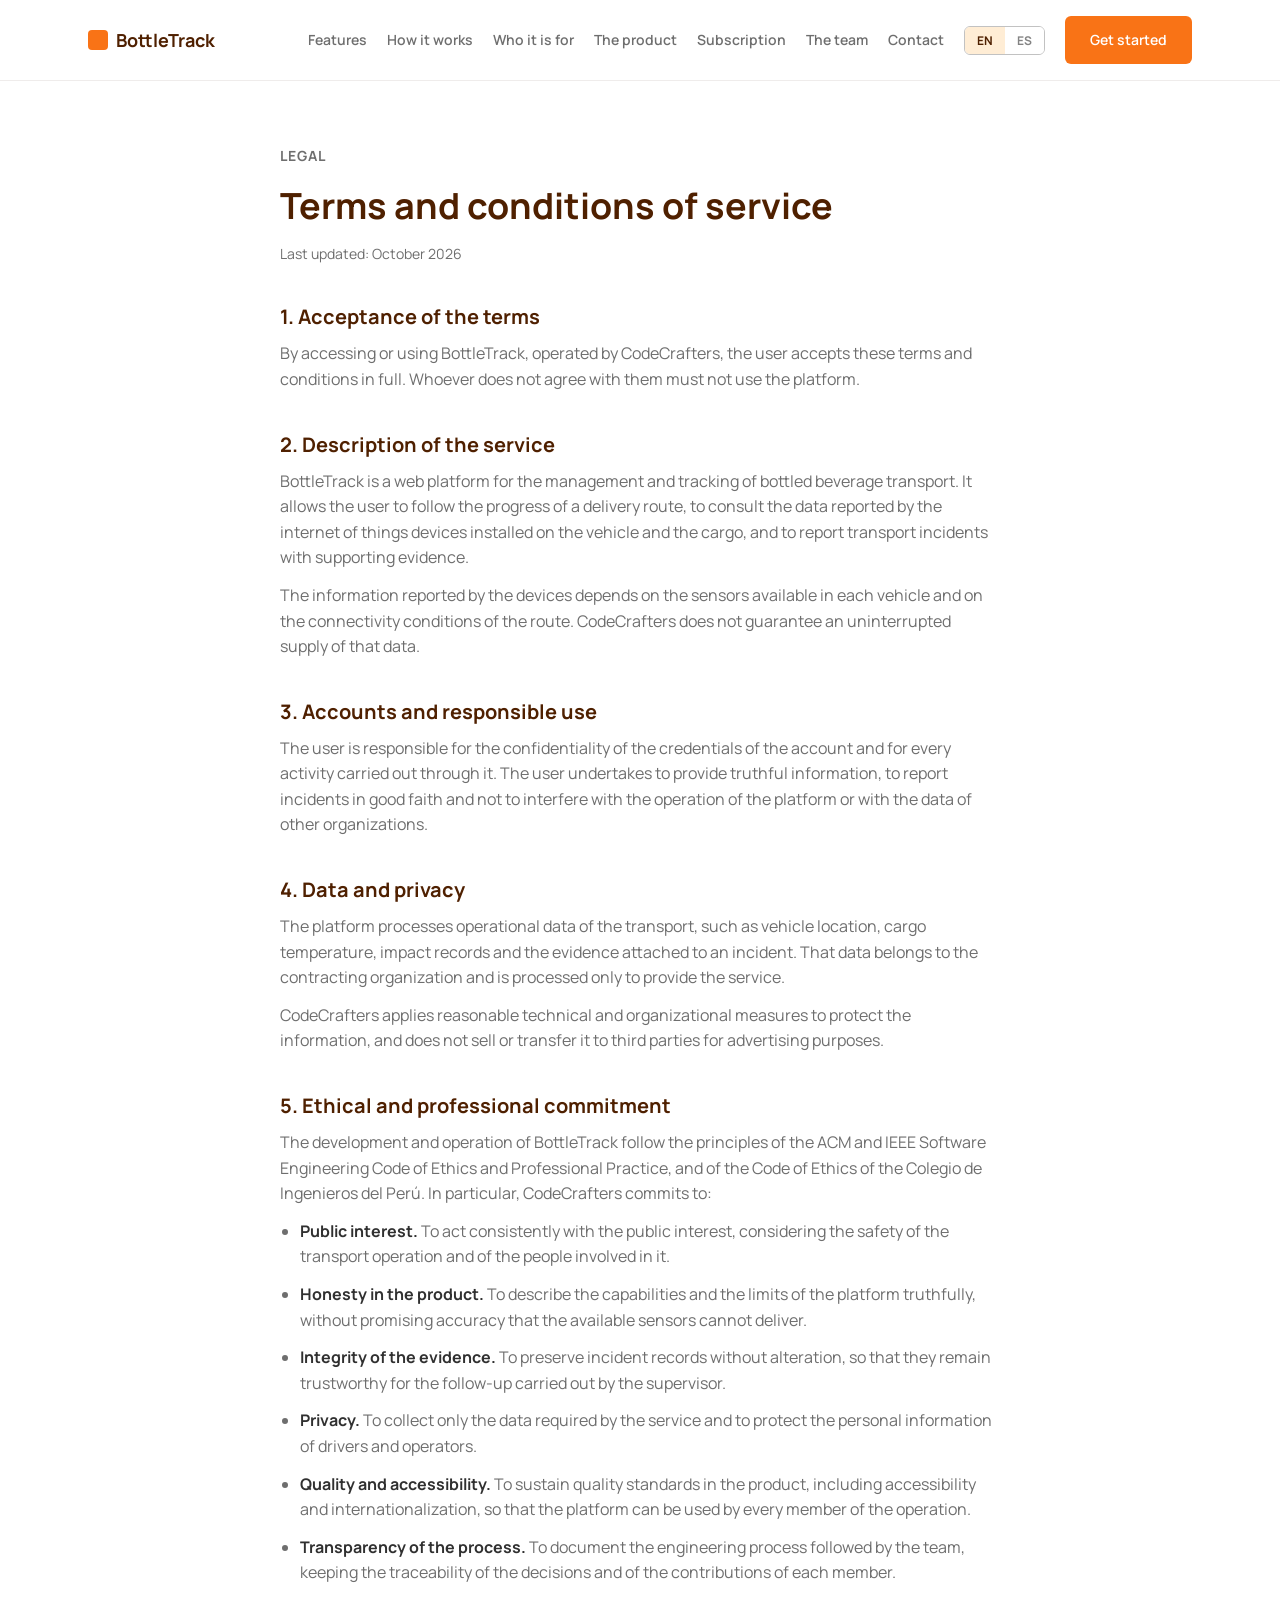
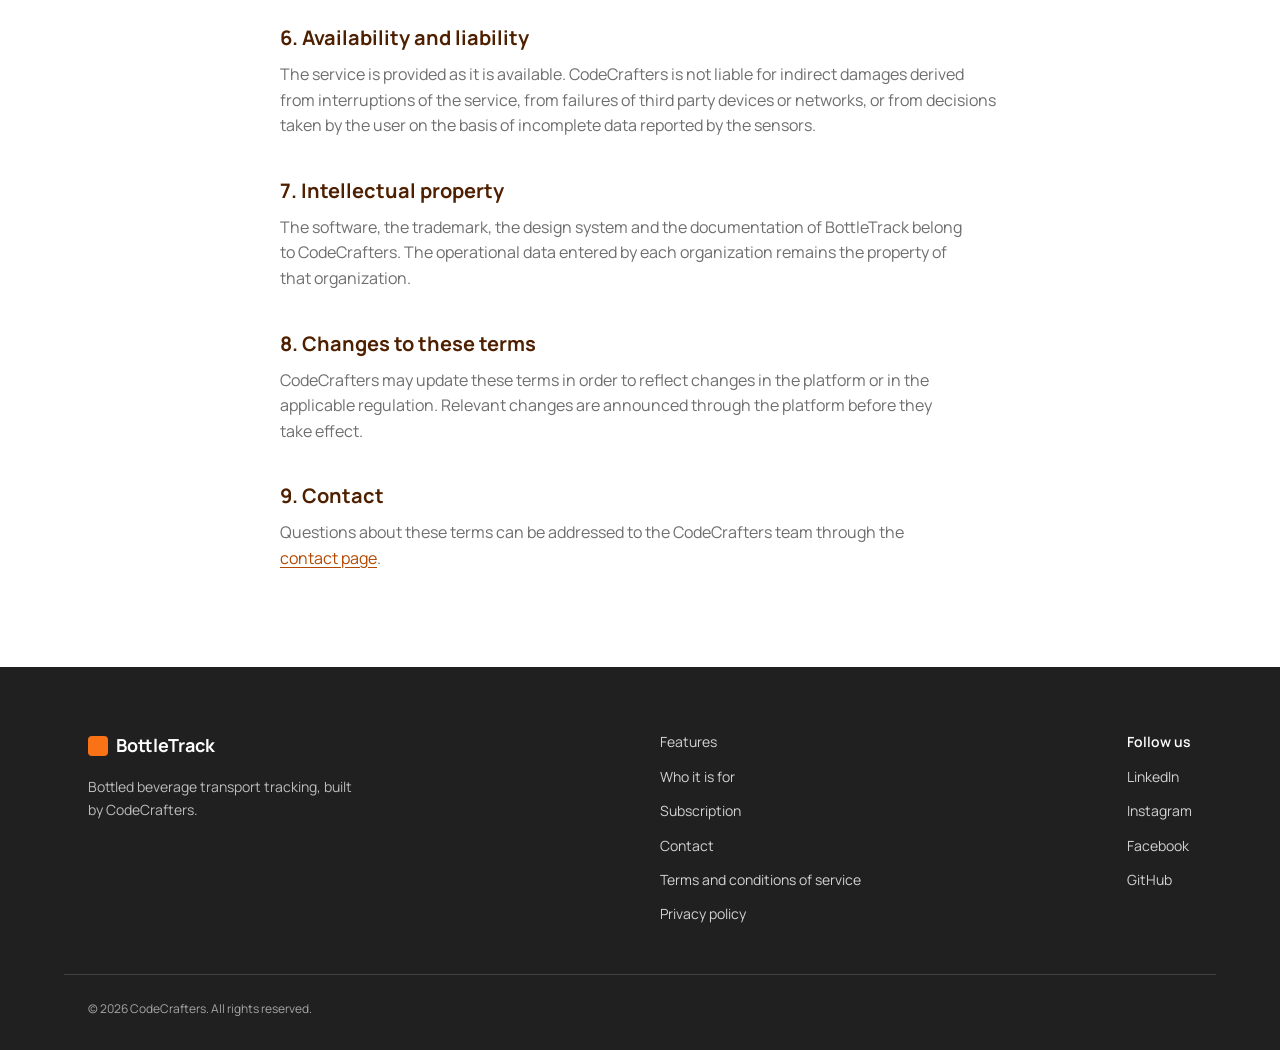
<file: terms-of-service.html>
<!DOCTYPE html>
<html lang="en">
<head>
    <meta charset="UTF-8">
    <meta name="viewport" content="width=device-width, initial-scale=1.0">
    <link rel="icon" type="image/svg+xml" href="assets/images/favicon.svg">
    <title>Terms and conditions of service | BottleTrack</title>
    <meta name="description" content="Terms and conditions of service for the BottleTrack platform, including the ethical and professional commitments adopted by CodeCrafters.">
    <meta name="keywords" content="terms of service, conditions, privacy, BottleTrack, CodeCrafters">
    <meta name="author" content="CodeCrafters">
    <link rel="preconnect" href="https://fonts.googleapis.com">
    <link rel="preconnect" href="https://fonts.gstatic.com" crossorigin>
    <link href="https://fonts.googleapis.com/css2?family=Manrope:wght@400;500;600;700&display=swap" rel="stylesheet">
    <link rel="stylesheet" href="assets/styles/tokens.css">
    <link rel="stylesheet" href="assets/styles/base.css">
    <link rel="stylesheet" href="assets/styles/components.css">
    <link rel="stylesheet" href="assets/styles/layout.css">
    <link rel="stylesheet" href="assets/styles/landing.css">
    <link rel="stylesheet" href="assets/styles/legal.css">
</head>
<body>
<a class="skip-link" href="#main" data-i18n="nav.skip">Skip to main content</a>

<div data-include="partials/header.html"></div>

<main class="container legal" id="main">
    <header class="stack">
        <p class="eyebrow" data-i18n="terms.eyebrow">Legal</p>
        <h1 data-i18n="terms.title">Terms and conditions of service</h1>
        <p class="muted" data-i18n="terms.updated">Last updated: October 2026</p>
    </header>

    <section aria-labelledby="acceptance">
        <h2 id="acceptance" data-i18n="terms.acceptance.title">1. Acceptance of the terms</h2>
        <p data-i18n="terms.acceptance.body">By accessing or using BottleTrack, operated by CodeCrafters, the user accepts these terms and conditions in full. Whoever does not agree with them must not use the platform.</p>
    </section>

    <section aria-labelledby="service">
        <h2 id="service" data-i18n="terms.service.title">2. Description of the service</h2>
        <p data-i18n="terms.service.body1">BottleTrack is a web platform for the management and tracking of bottled beverage transport. It allows the user to follow the progress of a delivery route, to consult the data reported by the internet of things devices installed on the vehicle and the cargo, and to report transport incidents with supporting evidence.</p>
        <p data-i18n="terms.service.body2">The information reported by the devices depends on the sensors available in each vehicle and on the connectivity conditions of the route. CodeCrafters does not guarantee an uninterrupted supply of that data.</p>
    </section>

    <section aria-labelledby="accounts">
        <h2 id="accounts" data-i18n="terms.accounts.title">3. Accounts and responsible use</h2>
        <p data-i18n="terms.accounts.body">The user is responsible for the confidentiality of the credentials of the account and for every activity carried out through it. The user undertakes to provide truthful information, to report incidents in good faith and not to interfere with the operation of the platform or with the data of other organizations.</p>
    </section>

    <section aria-labelledby="data">
        <h2 id="data" data-i18n="terms.data.title">4. Data and privacy</h2>
        <p data-i18n="terms.data.body1">The platform processes operational data of the transport, such as vehicle location, cargo temperature, impact records and the evidence attached to an incident. That data belongs to the contracting organization and is processed only to provide the service.</p>
        <p data-i18n="terms.data.body2">CodeCrafters applies reasonable technical and organizational measures to protect the information, and does not sell or transfer it to third parties for advertising purposes.</p>
    </section>

    <section aria-labelledby="ethics">
        <h2 id="ethics" data-i18n="terms.ethics.title">5. Ethical and professional commitment</h2>
        <p data-i18n="terms.ethics.intro">The development and operation of BottleTrack follow the principles of the ACM and IEEE Software Engineering Code of Ethics and Professional Practice, and of the Code of Ethics of the Colegio de Ingenieros del Perú. In particular, CodeCrafters commits to:</p>
        <ul>
            <li><strong data-i18n="terms.ethics.public.label">Public interest.</strong> <span data-i18n="terms.ethics.public.body">To act consistently with the public interest, considering the safety of the transport operation and of the people involved in it.</span></li>
            <li><strong data-i18n="terms.ethics.honesty.label">Honesty in the product.</strong> <span data-i18n="terms.ethics.honesty.body">To describe the capabilities and the limits of the platform truthfully, without promising accuracy that the available sensors cannot deliver.</span></li>
            <li><strong data-i18n="terms.ethics.evidence.label">Integrity of the evidence.</strong> <span data-i18n="terms.ethics.evidence.body">To preserve incident records without alteration, so that they remain trustworthy for the follow-up carried out by the supervisor.</span></li>
            <li><strong data-i18n="terms.ethics.privacy.label">Privacy.</strong> <span data-i18n="terms.ethics.privacy.body">To collect only the data required by the service and to protect the personal information of drivers and operators.</span></li>
            <li><strong data-i18n="terms.ethics.quality.label">Quality and accessibility.</strong> <span data-i18n="terms.ethics.quality.body">To sustain quality standards in the product, including accessibility and internationalization, so that the platform can be used by every member of the operation.</span></li>
            <li><strong data-i18n="terms.ethics.transparency.label">Transparency of the process.</strong> <span data-i18n="terms.ethics.transparency.body">To document the engineering process followed by the team, keeping the traceability of the decisions and of the contributions of each member.</span></li>
        </ul>
    </section>

    <section aria-labelledby="availability">
        <h2 id="availability" data-i18n="terms.availability.title">6. Availability and liability</h2>
        <p data-i18n="terms.availability.body">The service is provided as it is available. CodeCrafters is not liable for indirect damages derived from interruptions of the service, from failures of third party devices or networks, or from decisions taken by the user on the basis of incomplete data reported by the sensors.</p>
    </section>

    <section aria-labelledby="property">
        <h2 id="property" data-i18n="terms.property.title">7. Intellectual property</h2>
        <p data-i18n="terms.property.body">The software, the trademark, the design system and the documentation of BottleTrack belong to CodeCrafters. The operational data entered by each organization remains the property of that organization.</p>
    </section>

    <section aria-labelledby="changes">
        <h2 id="changes" data-i18n="terms.changes.title">8. Changes to these terms</h2>
        <p data-i18n="terms.changes.body">CodeCrafters may update these terms in order to reflect changes in the platform or in the applicable regulation. Relevant changes are announced through the platform before they take effect.</p>
    </section>

    <section aria-labelledby="contact">
        <h2 id="contact" data-i18n="terms.contact.title">9. Contact</h2>
        <p><span data-i18n="terms.contact.body">Questions about these terms can be addressed to the CodeCrafters team through the</span> <a href="contact.html" data-i18n="legal.contactPage">contact page</a>.</p>
    </section>
</main>

<div data-include="partials/footer.html"></div>

<script src="assets/scripts/translations.js"></script>
<script src="assets/scripts/i18n.js"></script>
<script src="assets/scripts/main.js"></script>
<script src="assets/scripts/partials.js"></script>
</body>
</html>
</file>
<file: assets/styles/tokens.css>
:root {
    --background: #ffffff;
    --foreground: #303030;
    --chrome: #202020;
    --surface: #ffffff;
    --surface-muted: #f6f2ef;

    --primary: #f97316;
    --primary-mid: #b34900;
    --primary-dark: #4f2000;
    --primary-foreground: #ffffff;
    --primary-soft: #ffedd5;

    --line: #efeceb;
    --border: #ded8d3;
    --control: #c2c2c2;
    --control-hover: #a3a3a3;

    --danger: #e7000b;
    --danger-strong: #c10007;
    --danger-soft: #ffe2e2;

    --warning: #eab308;
    --warning-strong: #854d0e;
    --warning-soft: #fef9c3;

    --success: #30b875;
    --success-strong: #044137;
    --success-soft: #e0f5eb;

    --info: #155dfc;
    --info-strong: #1447e6;
    --info-soft: #dbeafe;

    --disabled: #eae7e5;
    --disabled-ink: #a09a96;

    --ink-80: color-mix(in srgb, var(--foreground) 80%, transparent);
    --ink-70: color-mix(in srgb, var(--foreground) 70%, transparent);
    --ink-60: color-mix(in srgb, var(--foreground) 60%, transparent);
    --ink-50: color-mix(in srgb, var(--foreground) 50%, transparent);
    --ink-40: color-mix(in srgb, var(--foreground) 40%, transparent);

    --fill-5: color-mix(in srgb, var(--foreground) 5%, transparent);
    --fill-10: color-mix(in srgb, var(--foreground) 10%, transparent);
    --fill-20: color-mix(in srgb, var(--foreground) 20%, transparent);
    --fill-40: color-mix(in srgb, var(--foreground) 40%, transparent);

    --font-sans: "Manrope", "Segoe UI", system-ui, -apple-system, sans-serif;
    --font-mono: ui-monospace, "SFMono-Regular", "Cascadia Code", Menlo, monospace;

    --text-2xs: 0.625rem;
    --text-xs: 0.75rem;
    --text-sm: 0.875rem;
    --text-base: 1rem;
    --text-lg: 1.125rem;
    --text-xl: 1.25rem;
    --text-2xl: 1.5rem;
    --text-3xl: 1.875rem;
    --text-4xl: 2.25rem;
    --text-5xl: 3rem;

    --weight-regular: 400;
    --weight-medium: 500;
    --weight-semibold: 600;
    --weight-bold: 700;

    --leading-tight: 1.2;
    --leading-snug: 1.35;
    --leading-normal: 1.6;

    --space-1: 0.25rem;
    --space-2: 0.5rem;
    --space-3: 0.75rem;
    --space-4: 1rem;
    --space-5: 1.25rem;
    --space-6: 1.5rem;
    --space-8: 2rem;
    --space-10: 2.5rem;
    --space-12: 3rem;
    --space-16: 4rem;
    --space-20: 5rem;
    --space-24: 6rem;

    --radius-sm: 0.25rem;
    --radius-md: 0.375rem;
    --radius-lg: 0.625rem;
    --radius-xl: 1rem;
    --radius-full: 9999px;

    --shadow-sm: 0 1px 2px color-mix(in srgb, var(--foreground) 8%, transparent);
    --shadow-md: 0 4px 12px color-mix(in srgb, var(--foreground) 10%, transparent);
    --shadow-lg: 0 12px 32px color-mix(in srgb, var(--foreground) 14%, transparent);

    --container: 72rem;
    --transition: 160ms ease;
}

@media (max-width: 48rem) {
    :root {
        --text-5xl: 2.25rem;
        --text-4xl: 1.875rem;
        --text-3xl: 1.5rem;
    }
}
</file>
<file: assets/styles/base.css>
*,
*::before,
*::after {
    box-sizing: border-box;
}

* {
    margin: 0;
}

html {
    -webkit-text-size-adjust: 100%;
    scroll-behavior: smooth;
}

body {
    background: var(--background);
    color: var(--foreground);
    font-family: var(--font-sans);
    font-size: var(--text-base);
    line-height: var(--leading-normal);
    -webkit-font-smoothing: antialiased;
}

img,
picture,
svg,
video {
    display: block;
    max-width: 100%;
    height: auto;
}

input,
button,
textarea,
select {
    font: inherit;
    color: inherit;
}

h1,
h2,
h3,
h4 {
    color: var(--primary-dark);
    font-weight: var(--weight-bold);
    line-height: var(--leading-tight);
    text-wrap: balance;
}

h1 {
    font-size: var(--text-4xl);
}

h2 {
    font-size: var(--text-3xl);
}

h3 {
    font-size: var(--text-xl);
}

h4 {
    font-size: var(--text-lg);
}

p {
    text-wrap: pretty;
}

a {
    color: var(--primary-mid);
    text-underline-offset: 0.2em;
}

a:hover {
    color: var(--primary-dark);
}

code {
    font-family: var(--font-mono);
    font-size: var(--text-xs);
    background: var(--fill-5);
    padding: 0.1em 0.35em;
    border-radius: var(--radius-sm);
}

:focus-visible {
    outline: 2px solid var(--primary-mid);
    outline-offset: 2px;
    border-radius: var(--radius-sm);
}

.container {
    width: 100%;
    max-width: var(--container);
    margin-inline: auto;
    padding-inline: var(--space-6);
}

.section {
    padding-block: var(--space-20);
}

.section--muted {
    background: var(--surface-muted);
}

.stack {
    display: flex;
    flex-direction: column;
    gap: var(--space-4);
}

.grid {
    display: grid;
    gap: var(--space-4);
}

.eyebrow {
    color: var(--primary-mid);
    font-size: var(--text-sm);
    font-weight: var(--weight-bold);
    letter-spacing: 0.08em;
    text-transform: uppercase;
}

.lead {
    color: var(--ink-70);
    font-size: var(--text-lg);
    max-width: 60ch;
}

.muted {
    color: var(--ink-60);
    font-size: var(--text-sm);
}

.divider {
    height: 1px;
    background: var(--line);
    border: 0;
}

.visually-hidden {
    position: absolute;
    width: 1px;
    height: 1px;
    padding: 0;
    overflow: hidden;
    clip: rect(0 0 0 0);
    white-space: nowrap;
    border: 0;
}

@media (max-width: 48rem) {
    .section {
        padding-block: var(--space-12);
    }
}

@media (prefers-reduced-motion: reduce) {
    html {
        scroll-behavior: auto;
    }

    *,
    *::before,
    *::after {
        transition-duration: 0.01ms !important;
        animation-duration: 0.01ms !important;
    }
}
</file>
<file: assets/styles/components.css>
.button {
    display: inline-flex;
    align-items: center;
    justify-content: center;
    gap: var(--space-2);
    padding: var(--space-3) var(--space-6);
    border: 1px solid transparent;
    border-radius: var(--radius-md);
    font-size: var(--text-sm);
    font-weight: var(--weight-bold);
    text-decoration: none;
    cursor: pointer;
    transition: background var(--transition), border-color var(--transition), color var(--transition);
}

.button--primary {
    background: var(--primary);
    color: var(--primary-foreground);
}

.button--primary:hover {
    background: var(--primary-mid);
    color: var(--primary-foreground);
}

.button--secondary {
    background: var(--surface);
    border-color: var(--control);
    color: var(--primary-dark);
}

.button--secondary:hover {
    border-color: var(--control-hover);
    background: var(--fill-5);
    color: var(--primary-dark);
}

.button--ghost {
    background: transparent;
    color: var(--primary-mid);
}

.button--ghost:hover {
    background: var(--primary-soft);
    color: var(--primary-dark);
}

.button:disabled,
.button[aria-disabled="true"] {
    background: var(--disabled);
    border-color: transparent;
    color: var(--disabled-ink);
    cursor: not-allowed;
}

.card {
    background: var(--surface);
    border: 1px solid var(--border);
    border-radius: var(--radius-lg);
    padding: var(--space-6);
}

.card--interactive {
    border-color: var(--control);
    transition: border-color var(--transition), box-shadow var(--transition);
}

.card--interactive:hover {
    border-color: var(--control-hover);
    box-shadow: var(--shadow-md);
}

.chip {
    display: inline-flex;
    align-items: center;
    gap: var(--space-2);
    padding: var(--space-1) var(--space-3);
    border-radius: var(--radius-full);
    font-size: var(--text-xs);
    font-weight: var(--weight-bold);
}

.chip--danger {
    background: var(--danger-soft);
    color: var(--danger-strong);
}

.chip--warning {
    background: var(--warning-soft);
    color: var(--warning-strong);
}

.chip--success {
    background: var(--success-soft);
    color: var(--success-strong);
}

.chip--info {
    background: var(--info-soft);
    color: var(--info-strong);
}

.field {
    display: flex;
    flex-direction: column;
    gap: var(--space-2);
}

.field label {
    font-size: var(--text-sm);
    font-weight: var(--weight-semibold);
}

.input {
    padding: var(--space-3) var(--space-4);
    background: var(--surface);
    border: 1px solid var(--control);
    border-radius: var(--radius-md);
    font-size: var(--text-sm);
}

.input:hover {
    border-color: var(--control-hover);
}

.input::placeholder {
    color: var(--ink-40);
}

.input:disabled {
    background: var(--disabled);
    border-color: transparent;
    color: var(--disabled-ink);
}

.skip-link {
    position: absolute;
    left: var(--space-4);
    top: calc(var(--space-4) * -6);
    padding: var(--space-3) var(--space-4);
    background: var(--primary-dark);
    color: var(--primary-foreground);
    border-radius: var(--radius-md);
    z-index: 100;
    transition: top var(--transition);
}

.skip-link:focus {
    top: var(--space-4);
    color: var(--primary-foreground);
}
</file>
<file: assets/styles/layout.css>
.site-header {
    position: sticky;
    top: 0;
    z-index: 50;
    background: color-mix(in srgb, var(--background) 92%, transparent);
    backdrop-filter: blur(8px);
    border-bottom: 1px solid var(--line);
}

.site-header__inner {
    display: flex;
    align-items: center;
    justify-content: space-between;
    gap: var(--space-4);
    padding-block: var(--space-4);
}

.brand {
    display: inline-flex;
    align-items: center;
    gap: var(--space-2);
    color: var(--primary-dark);
    font-weight: var(--weight-bold);
    font-size: var(--text-lg);
    text-decoration: none;
}

.brand__mark {
    width: 1.25rem;
    height: 1.25rem;
    border-radius: var(--radius-sm);
    background: var(--primary);
}

.brand--inverse {
    color: var(--primary-foreground);
}

.site-nav {
    display: flex;
    align-items: center;
    gap: var(--space-5);
}

.site-nav a {
    color: var(--ink-70);
    font-size: var(--text-sm);
    font-weight: var(--weight-semibold);
    text-decoration: none;
}

.site-nav a:hover {
    color: var(--primary-mid);
}

.site-nav .button {
    color: var(--primary-foreground);
}

.language-switch {
    display: inline-flex;
    border: 1px solid var(--control);
    border-radius: var(--radius-md);
    overflow: hidden;
}

.language-switch button {
    padding: var(--space-1) var(--space-3);
    background: var(--surface);
    border: 0;
    font-size: var(--text-xs);
    font-weight: var(--weight-bold);
    color: var(--ink-60);
    cursor: pointer;
}

.language-switch button[aria-pressed="true"] {
    background: var(--primary-soft);
    color: var(--primary-dark);
}

.nav-toggle {
    display: none;
    width: 2.5rem;
    height: 2.5rem;
    align-items: center;
    justify-content: center;
    background: var(--surface);
    border: 1px solid var(--control);
    border-radius: var(--radius-md);
    cursor: pointer;
}

.nav-toggle__bar,
.nav-toggle__bar::before,
.nav-toggle__bar::after {
    display: block;
    width: 1rem;
    height: 2px;
    background: var(--foreground);
    border-radius: var(--radius-full);
}

.nav-toggle__bar::before,
.nav-toggle__bar::after {
    content: "";
    position: relative;
}

.nav-toggle__bar::before {
    top: -5px;
}

.nav-toggle__bar::after {
    top: 3px;
}

.site-footer {
    background: var(--chrome);
    color: var(--background);
    padding-block: var(--space-16) var(--space-8);
}

.site-footer__inner {
    display: flex;
    flex-wrap: wrap;
    justify-content: space-between;
    gap: var(--space-8);
}

.site-footer__text {
    color: color-mix(in srgb, var(--background) 70%, transparent);
    font-size: var(--text-sm);
    max-width: 34ch;
}

.site-footer__nav {
    display: flex;
    flex-direction: column;
    gap: var(--space-3);
}

.site-footer__nav a {
    color: color-mix(in srgb, var(--background) 80%, transparent);
    font-size: var(--text-sm);
    text-decoration: none;
}

.site-footer__title {
    color: var(--background);
    font-size: var(--text-sm);
    font-weight: var(--weight-semibold);
}

.site-footer__nav a:hover {
    color: var(--background);
}

.site-footer__legal {
    margin-top: var(--space-12);
    padding-top: var(--space-6);
    border-top: 1px solid color-mix(in srgb, var(--background) 15%, transparent);
    color: color-mix(in srgb, var(--background) 60%, transparent);
    font-size: var(--text-xs);
}

@media (max-width: 48rem) {
    .nav-toggle {
        display: inline-flex;
    }

    .site-nav {
        display: none;
        position: absolute;
        left: 0;
        right: 0;
        top: 100%;
        flex-direction: column;
        align-items: flex-start;
        gap: var(--space-4);
        padding: var(--space-5) var(--space-6);
        background: var(--surface);
        border-bottom: 1px solid var(--border);
    }

    .site-nav[data-open="true"] {
        display: flex;
    }
}
</file>
<file: assets/styles/landing.css>
.hero {
    padding-block: var(--space-24) var(--space-20);
}

.hero__inner {
    display: grid;
    grid-template-columns: 1.1fr 0.9fr;
    align-items: center;
    gap: var(--space-16);
}

.hero__copy {
    display: flex;
    flex-direction: column;
    gap: var(--space-5);
}

.hero__copy h1 {
    font-size: var(--text-5xl);
}

.hero__actions {
    display: flex;
    flex-wrap: wrap;
    gap: var(--space-3);
    margin-top: var(--space-2);
}

.hero__panel {
    display: flex;
    flex-direction: column;
    gap: var(--space-3);
}

.panel {
    display: flex;
    flex-direction: column;
    background: var(--surface);
    border: 1px solid var(--border);
    border-radius: var(--radius-xl);
    box-shadow: var(--shadow-lg);
    padding: var(--space-2) var(--space-5) var(--space-5);
}

.panel__row {
    display: flex;
    align-items: center;
    justify-content: space-between;
    gap: var(--space-4);
    padding-block: var(--space-4);
}

.panel__row + .panel__row {
    border-top: 1px solid var(--line);
}

.panel__label {
    color: var(--ink-60);
    font-size: var(--text-sm);
}

.panel__value {
    font-weight: var(--weight-bold);
    color: var(--primary-dark);
}

.panel__progress {
    height: 0.5rem;
    margin-top: var(--space-4);
    background: var(--fill-10);
    border-radius: var(--radius-full);
    overflow: hidden;
}

.panel__progress span {
    display: block;
    height: 100%;
    background: var(--primary);
}

.figure-grid,
.feature-grid,
.step-list {
    display: grid;
    gap: var(--space-4);
    list-style: none;
    padding: 0;
    margin-top: var(--space-4);
}

.figure-grid,
.feature-grid {
    grid-template-columns: repeat(auto-fit, minmax(17rem, 1fr));
}

.step-list {
    grid-template-columns: repeat(auto-fit, minmax(15rem, 1fr));
}

.figure-grid__value {
    color: var(--primary-dark);
    font-size: var(--text-xl);
    font-weight: var(--weight-bold);
    margin-bottom: var(--space-2);
}

.feature-grid .card {
    display: flex;
    flex-direction: column;
    gap: var(--space-3);
}

.feature-grid .button {
    margin-top: auto;
    align-self: flex-start;
}

.check-list {
    display: flex;
    flex-direction: column;
    gap: var(--space-2);
    list-style: none;
    padding: 0;
    font-size: var(--text-sm);
}

.check-list li {
    position: relative;
    padding-left: var(--space-6);
}

.check-list li::before {
    content: "";
    position: absolute;
    left: 0;
    top: 0.5em;
    width: 0.5rem;
    height: 0.5rem;
    border-radius: var(--radius-full);
    background: var(--primary);
}

.step-list__number {
    display: inline-flex;
    align-items: center;
    justify-content: center;
    width: 2rem;
    height: 2rem;
    margin-bottom: var(--space-3);
    background: var(--primary-soft);
    color: var(--primary-dark);
    border-radius: var(--radius-full);
    font-weight: var(--weight-bold);
}

.video-frame {
    display: flex;
    align-items: center;
    justify-content: center;
    aspect-ratio: 16 / 9;
    margin-top: var(--space-4);
    background: var(--surface);
    border: 1px solid var(--control);
    border-radius: var(--radius-lg);
}

.video-frame iframe {
    width: 100%;
    height: 100%;
    border: 0;
    border-radius: var(--radius-lg);
}

@media (max-width: 60rem) {
    .hero__inner {
        grid-template-columns: 1fr;
        gap: var(--space-10);
    }
}

@media (max-width: 48rem) {
    .hero {
        padding-block: var(--space-12);
    }
}

/* Modificaciones adicionales solo para BottleTrack */

.product-screenshots {
    display: grid;
    grid-template-columns: repeat(2, minmax(0, 1fr));
    gap: var(--space-5);
    width: 100%;
    margin-top: var(--space-4);
    align-items: start;
}

.product-screenshots img {
    display: block;
    width: 100%;
    height: auto;
    max-width: 100%;
    object-fit: contain;
    border-radius: var(--radius-lg);
}

@media (max-width: 48rem) {
    .product-screenshots {
        grid-template-columns: 1fr;
    }
}

.contact {
    display: grid;
    grid-template-columns: repeat(2, minmax(0, 1fr));
    gap: var(--space-12);
    align-items: start;
}

.contact__form {
    display: flex;
    flex-direction: column;
    gap: var(--space-4);
}

.contact__form .input {
    width: 100%;
    font-family: inherit;
}

.contact__status {
    color: var(--success-strong);
    font-size: var(--text-sm);
    font-weight: var(--weight-semibold);
}

@media (max-width: 48rem) {
    .contact {
        grid-template-columns: 1fr;
        gap: var(--space-8);
    }
}

/* =========================================
   VIDEO PLACEHOLDERS
========================================= */

.video-placeholder {
    min-height: 360px;
    padding: var(--space-8);
    background:
        linear-gradient(
            135deg,
            var(--surface-muted),
            var(--primary-soft)
        );
    border: 2px dashed var(--control);
    text-align: center;
}

.video-placeholder__content {
    display: flex;
    flex-direction: column;
    align-items: center;
    justify-content: center;
    gap: var(--space-3);
    max-width: 32rem;
}

.video-placeholder__icon {
    display: flex;
    align-items: center;
    justify-content: center;
    width: 4rem;
    height: 4rem;
    border-radius: var(--radius-full);
    background: var(--primary);
    color: white;
    font-size: 1.5rem;
}

.video-placeholder__label {
    display: inline-block;
    padding: var(--space-2) var(--space-4);
    border-radius: var(--radius-full);
    background: var(--primary-soft);
    color: var(--primary-dark);
    font-size: var(--text-sm);
    font-weight: var(--weight-bold);
}

/* =========================================
   TEAM SECTION
========================================= */

.team-grid {
    display: grid;
    grid-template-columns: repeat(3, minmax(0, 1fr));
    gap: var(--space-5);
    margin-top: var(--space-6);
}

.team-card {
    display: flex;
    flex-direction: column;
    align-items: center;
    gap: var(--space-3);
    text-align: center;
}

.team-card__avatar {
    display: flex;
    align-items: center;
    justify-content: center;
    width: 6rem;
    height: 6rem;
    border-radius: var(--radius-full);
    background: var(--primary-soft);
    color: var(--primary-dark);
    font-size: var(--text-xl);
    font-weight: var(--weight-bold);
}

/* =========================================
   SUBSCRIPTION PLANS
========================================= */

.subscription-grid {
    display: grid;
    grid-template-columns: repeat(3, minmax(0, 1fr));
    align-items: stretch;
    gap: var(--space-5);
    margin-top: var(--space-6);
}

.subscription-card {
    position: relative;
    display: flex;
    flex-direction: column;
    align-items: flex-start;
    gap: var(--space-4);
    padding: var(--space-8);
}

.subscription-card__label {
    color: var(--primary-mid);
    font-size: var(--text-sm);
    font-weight: var(--weight-bold);
    letter-spacing: 0.08em;
}

.subscription-card__price {
    color: var(--primary-dark);
    font-size: var(--text-2xl);
    font-weight: var(--weight-bold);
}

.subscription-card .check-list {
    margin-block: var(--space-2);
}

.subscription-card .button {
    width: 100%;
    margin-top: auto;
}

.subscription-card--featured {
    border: 2px solid var(--primary);
    box-shadow: var(--shadow-lg);
}

.subscription-card__badge {
    position: absolute;
    top: -0.8rem;
    right: var(--space-5);
    padding: var(--space-2) var(--space-3);
    border-radius: var(--radius-full);
    background: var(--primary);
    color: white;
    font-size: var(--text-xs);
    font-weight: var(--weight-bold);
}

.subscription-note {
    color: var(--ink-60);
    font-size: var(--text-sm);
    text-align: center;
}

@media (max-width: 48rem) {
    .team-grid,
    .subscription-grid {
        grid-template-columns: 1fr;
    }

    .video-placeholder {
        min-height: 260px;
    }
}

@media (min-width: 48.01rem) and (max-width: 60rem) {
    .team-grid {
        grid-template-columns: repeat(2, minmax(0, 1fr));
    }

    .subscription-grid {
        grid-template-columns: 1fr;
    }
}

/* =========================================
   TEAM MEMBER PHOTOS
========================================= */

.team-card__photo {
    display: block;
    width: 120px;
    height: 120px;
    aspect-ratio: 1 / 1;
    object-fit: cover;
    object-position: center 25%;
    border-radius: 50%;
    border: 3px solid var(--surface);
    box-shadow: var(--shadow-md);
    margin-bottom: var(--space-2);
}

/* =========================================
   CENTER LAST TEAM MEMBER
========================================= */

/* Desktop: center the fourth member */
.team-grid > .team-card:last-child {
    grid-column: 2;
}

/* Tablet: center the fourth member */
@media (min-width: 48.01rem) and (max-width: 60rem) {
    .team-grid > .team-card:last-child {
        grid-column: 1 / -1;
        width: 50%;
        justify-self: center;
    }
}

/* Mobile: restore normal single-column layout */
@media (max-width: 48rem) {
    .team-grid > .team-card:last-child {
        grid-column: auto;
        width: 100%;
    }
}

/* =========================================
   CLOSING
   ========================================= */

.closing {
    background: var(--primary-soft);
    border-top: 1px solid var(--line);
}

.closing__inner {
    display: flex;
    flex-direction: column;
    align-items: center;
    gap: var(--space-5);
    max-width: 48rem;
    text-align: center;
}

.closing__inner h2 {
    font-size: var(--text-4xl);
}

.closing__inner .button {
    margin-top: var(--space-2);
}
</file>
<file: assets/styles/legal.css>
.legal {
    display: flex;
    flex-direction: column;
    gap: var(--space-10);
    max-width: 48rem;
    padding-block: var(--space-16) var(--space-24);
}

.legal section {
    display: flex;
    flex-direction: column;
    gap: var(--space-3);
}

.legal h2 {
    font-size: var(--text-xl);
}

.legal p {
    color: var(--ink-70);
}

.legal ul {
    display: flex;
    flex-direction: column;
    gap: var(--space-3);
    padding-left: var(--space-5);
    color: var(--ink-70);
}

.legal strong {
    color: var(--foreground);
}
</file>
<file: assets/styles/style-guide.css>
.style-guide {
    display: flex;
    flex-direction: column;
    gap: var(--space-16);
    padding-block: var(--space-12) var(--space-24);
}

.style-guide__header {
    display: flex;
    flex-direction: column;
    gap: var(--space-3);
    padding-bottom: var(--space-8);
    border-bottom: 1px solid var(--border);
}

.style-guide__section {
    display: flex;
    flex-direction: column;
    gap: var(--space-6);
}

.style-guide__intro {
    display: flex;
    flex-direction: column;
    gap: var(--space-2);
}

.style-guide__intro p {
    color: var(--ink-60);
    font-size: var(--text-sm);
    max-width: 70ch;
}

.swatch-grid {
    display: grid;
    grid-template-columns: repeat(auto-fill, minmax(13rem, 1fr));
    gap: var(--space-4);
    list-style: none;
    padding: 0;
}

.swatch {
    display: flex;
    flex-direction: column;
    overflow: hidden;
    border: 1px solid var(--border);
    border-radius: var(--radius-md);
    background: var(--surface);
}

.swatch__sample {
    height: 5rem;
    border-bottom: 1px solid var(--border);
}

.swatch__body {
    display: flex;
    flex-direction: column;
    gap: var(--space-1);
    padding: var(--space-3);
}

.swatch__name {
    font-size: var(--text-sm);
    font-weight: var(--weight-semibold);
}

.swatch__value {
    font-family: var(--font-mono);
    font-size: var(--text-xs);
    color: var(--ink-70);
    background: none;
    border: 0;
    padding: 0;
    text-align: left;
    cursor: pointer;
}

.swatch__value:hover {
    color: var(--primary-mid);
}

.swatch__note {
    font-size: var(--text-xs);
    color: var(--ink-60);
}

.token-list {
    display: flex;
    flex-direction: column;
    list-style: none;
    padding: 0;
    border: 1px solid var(--border);
    border-radius: var(--radius-md);
    background: var(--surface);
}

.token-list > li {
    display: flex;
    align-items: center;
    gap: var(--space-4);
    padding: var(--space-3) var(--space-4);
}

.token-list > li + li {
    border-top: 1px solid var(--line);
}

.token-list__label {
    flex: 0 0 11rem;
    font-family: var(--font-mono);
    font-size: var(--text-xs);
    color: var(--ink-70);
}

.token-list__role {
    flex: 1;
    font-size: var(--text-sm);
    color: var(--ink-60);
}

.status-preview {
    display: inline-flex;
    flex: 0 0 auto;
    overflow: hidden;
    border: 1px solid var(--border);
    border-radius: var(--radius-sm);
}

.status-preview span {
    width: 2rem;
    height: 1.5rem;
}

.type-scale {
    display: flex;
    flex-direction: column;
    gap: var(--space-4);
    list-style: none;
    padding: 0;
}

.type-scale > li {
    display: flex;
    align-items: baseline;
    gap: var(--space-4);
    flex-wrap: wrap;
}

.type-scale__meta {
    flex: 0 0 8rem;
    font-family: var(--font-mono);
    font-size: var(--text-xs);
    color: var(--ink-50);
}

.space-scale {
    display: flex;
    flex-direction: column;
    gap: var(--space-2);
    list-style: none;
    padding: 0;
}

.space-scale > li {
    display: flex;
    align-items: center;
    gap: var(--space-4);
}

.space-scale__bar {
    height: 0.75rem;
    background: var(--primary);
    border-radius: var(--radius-sm);
}

.specimen-row {
    display: flex;
    flex-wrap: wrap;
    align-items: center;
    gap: var(--space-4);
}

.radius-sample {
    width: 5rem;
    height: 4rem;
    background: var(--primary-soft);
    border: 1px solid var(--primary);
}

.shadow-sample {
    width: 8rem;
    height: 5rem;
    background: var(--surface);
    border-radius: var(--radius-lg);
}

.alpha-list {
    display: grid;
    grid-template-columns: repeat(auto-fit, minmax(18rem, 1fr));
    gap: var(--space-4);
}

.fill-sample {
    width: 4rem;
    height: 1.5rem;
    border-radius: var(--radius-sm);
    flex: 0 0 auto;
}
</file>
